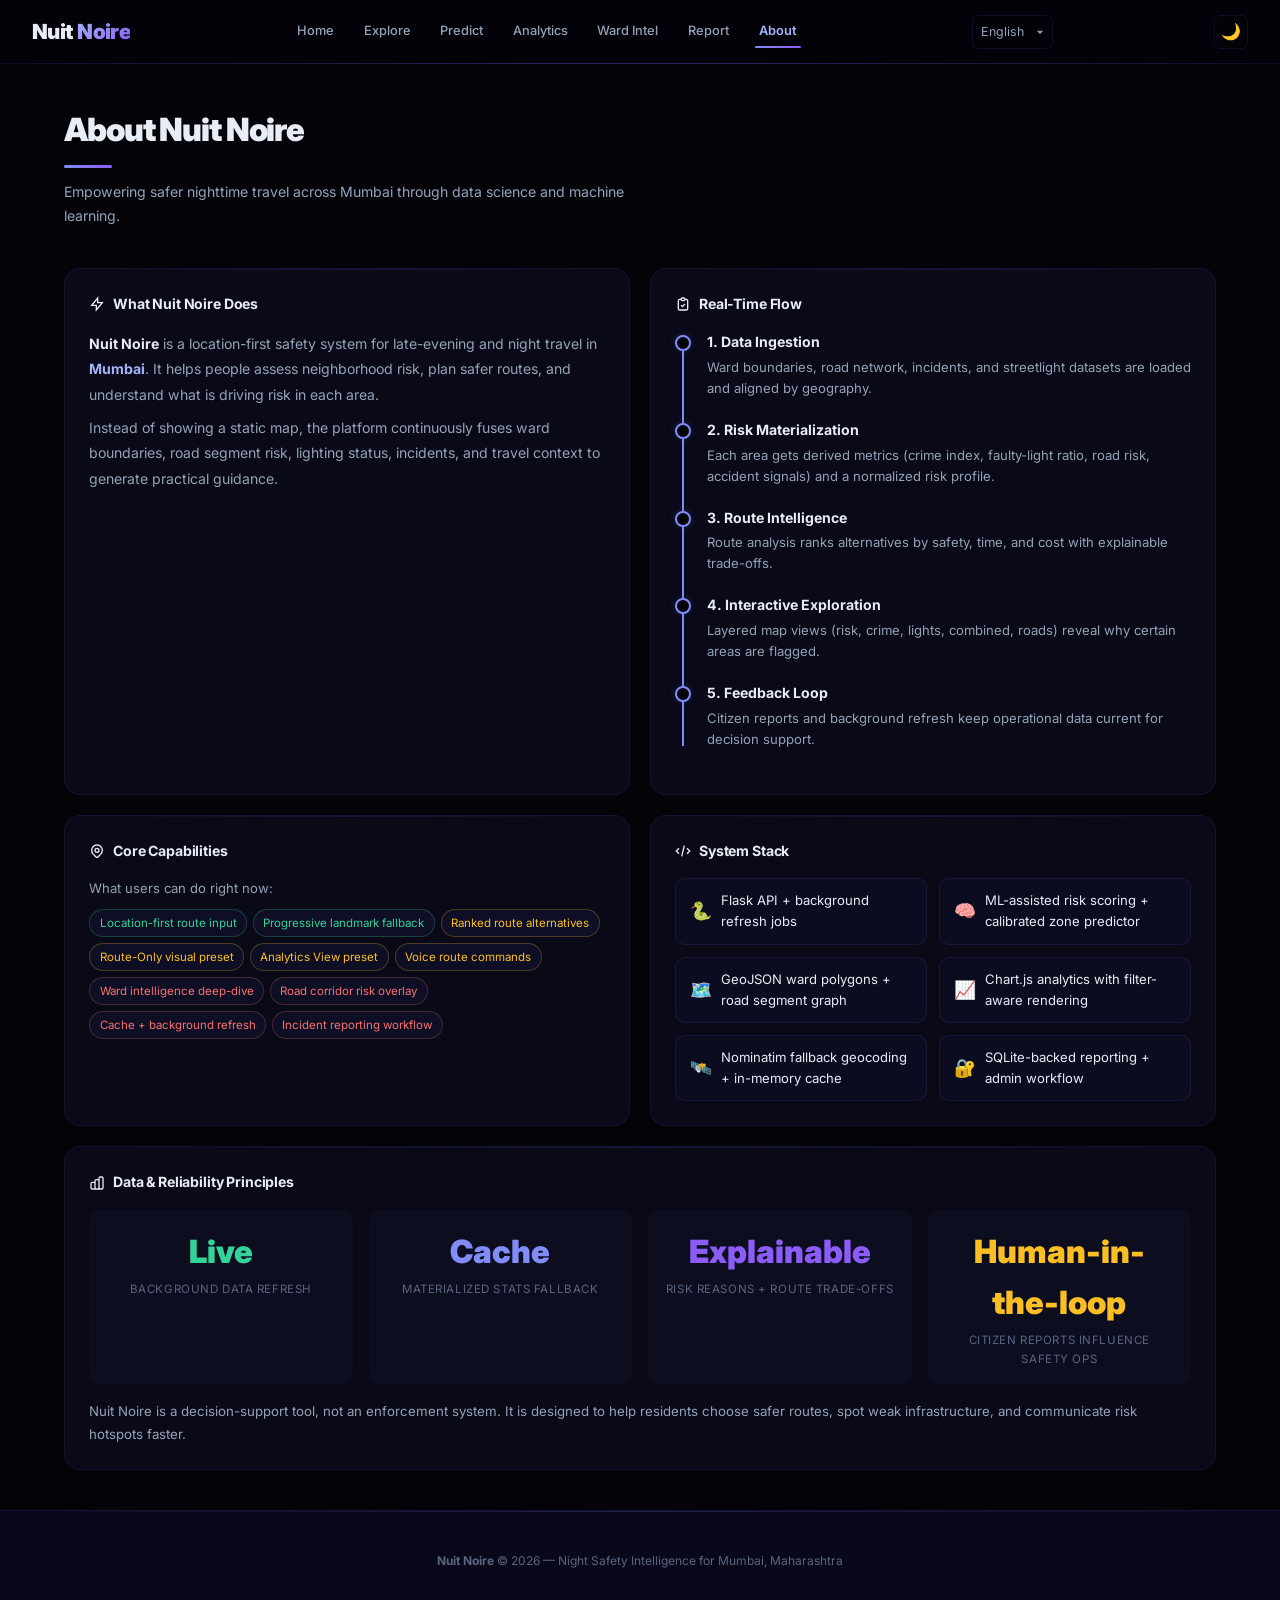
<file: templates/about.html>
<!DOCTYPE html>
<html lang="en">
<head>
  <meta charset="UTF-8">
  <meta name="viewport" content="width=device-width, initial-scale=1.0">
  <link rel="icon" type="image/svg+xml" href="/static/favicon.svg">
  <title>Nuit Noire — About</title>
  <link rel="stylesheet" href="/static/css/styles.css">
</head>
<body data-page="about">

  <!-- Navbar -->
  <nav class="navbar">
    <a href="/" class="navbar-brand">Nuit<span>Noire</span></a>
    <button class="hamburger" aria-label="Menu">
      <span></span><span></span><span></span>
    </button>
    <ul class="nav-links">
      <li><a href="/">Home</a></li>
      <li><a href="/explore">Explore</a></li>
      <li><a href="/predict">Predict</a></li>
      <li><a href="/analytics">Analytics</a></li>
      <li><a href="/ward-intelligence">Ward Intel</a></li>
      <li><a href="/report">Report</a></li>
      <li><a href="/about" class="active">About</a></li>
    </ul>
    <button class="theme-toggle" id="theme-toggle" aria-label="Toggle theme">🌙</button>
  </nav>

  <div class="page">
    <div class="container">
      <div class="section-header">
        <h1>About Nuit Noire</h1>
        <p>A live, city-aware night safety platform for Mumbai that blends geospatial data, routing intelligence, and community reporting.</p>
      </div>

      <div class="about-grid">

        <!-- Mission -->
        <div class="card reveal">
          <div class="card-title">
            <svg width="16" height="16" fill="none" stroke="currentColor" stroke-width="2" viewBox="0 0 24 24"><path d="M13 10V3L4 14h7v7l9-11h-7z"/></svg>
            What Nuit Noire Does
          </div>
          <p style="font-size:0.88rem;color:var(--text-muted);line-height:1.8">
            <strong style="color:var(--text)">Nuit Noire</strong> is a location-first safety system for late-evening and night travel in
            <strong style="color:var(--accent-bright)">Mumbai</strong>. It helps people assess neighborhood risk, plan safer routes,
            and understand what is driving risk in each area.
          </p>
          <p style="font-size:0.88rem;color:var(--text-muted);line-height:1.8;margin-top:0.5rem">
            Instead of showing a static map, the platform continuously fuses ward boundaries, road segment risk,
            lighting status, incidents, and travel context to generate practical guidance.
          </p>
        </div>

        <!-- How It Works — Timeline -->
        <div class="card reveal">
          <div class="card-title">
            <svg width="16" height="16" fill="none" stroke="currentColor" stroke-width="2" viewBox="0 0 24 24"><path d="M9 5H7a2 2 0 00-2 2v12a2 2 0 002 2h10a2 2 0 002-2V7a2 2 0 00-2-2h-2M9 5a2 2 0 002 2h2a2 2 0 002-2M9 5a2 2 0 012-2h2a2 2 0 012 2m-6 9l2 2 4-4"/></svg>
            Real-Time Flow
          </div>
          <div class="timeline">
            <div class="timeline-item">
              <h4>1. Data Ingestion</h4>
              <p>Ward boundaries, road network, incidents, and streetlight datasets are loaded and aligned by geography.</p>
            </div>
            <div class="timeline-item">
              <h4>2. Risk Materialization</h4>
              <p>Each area gets derived metrics (crime index, faulty-light ratio, road risk, accident signals) and a normalized risk profile.</p>
            </div>
            <div class="timeline-item">
              <h4>3. Route Intelligence</h4>
              <p>Route analysis ranks alternatives by safety, time, and cost with explainable trade-offs.</p>
            </div>
            <div class="timeline-item">
              <h4>4. Interactive Exploration</h4>
              <p>Layered map views (risk, crime, lights, combined, roads) reveal why certain areas are flagged.</p>
            </div>
            <div class="timeline-item">
              <h4>5. Feedback Loop</h4>
              <p>Citizen reports and background refresh keep operational data current for decision support.</p>
            </div>
          </div>
        </div>

        <!-- Platform Capabilities -->
        <div class="card reveal">
          <div class="card-title">
            <svg width="16" height="16" fill="none" stroke="currentColor" stroke-width="2" viewBox="0 0 24 24"><path d="M17.657 16.657L13.414 20.9a1.998 1.998 0 01-2.827 0l-4.244-4.243a8 8 0 1111.314 0z"/><path d="M15 11a3 3 0 11-6 0 3 3 0 016 0z"/></svg>
            Core Capabilities
          </div>
          <p style="font-size:0.82rem;color:var(--text-muted);margin-bottom:0.6rem">What users can do right now:</p>
          <div class="zone-cloud">
            <span class="zone-tag risk-low">Location-first route input</span>
            <span class="zone-tag risk-low">Progressive landmark fallback</span>
            <span class="zone-tag risk-medium">Ranked route alternatives</span>
            <span class="zone-tag risk-medium">Route-Only visual preset</span>
            <span class="zone-tag risk-medium">Analytics View preset</span>
            <span class="zone-tag risk-medium">Voice route commands</span>
            <span class="zone-tag risk-high">Ward intelligence deep-dive</span>
            <span class="zone-tag risk-high">Road corridor risk overlay</span>
            <span class="zone-tag risk-high">Cache + background refresh</span>
            <span class="zone-tag risk-high">Incident reporting workflow</span>
          </div>
        </div>

        <!-- Tech Stack -->
        <div class="card reveal">
          <div class="card-title">
            <svg width="16" height="16" fill="none" stroke="currentColor" stroke-width="2" viewBox="0 0 24 24"><path d="M10 20l4-16m4 4l4 4-4 4M6 16l-4-4 4-4"/></svg>
            System Stack
          </div>
          <div class="tech-grid">
            <div class="tech-item"><span class="tech-icon">🐍</span> Flask API + background refresh jobs</div>
            <div class="tech-item"><span class="tech-icon">🧠</span> ML-assisted risk scoring + calibrated zone predictor</div>
            <div class="tech-item"><span class="tech-icon">🗺️</span> GeoJSON ward polygons + road segment graph</div>
            <div class="tech-item"><span class="tech-icon">📈</span> Chart.js analytics with filter-aware rendering</div>
            <div class="tech-item"><span class="tech-icon">🛰️</span> Nominatim fallback geocoding + in-memory cache</div>
            <div class="tech-item"><span class="tech-icon">🔐</span> SQLite-backed reporting + admin workflow</div>
          </div>
        </div>

        <!-- Data + Governance — Full Width -->
        <div class="card reveal full-width">
          <div class="card-title">
            <svg width="16" height="16" fill="none" stroke="currentColor" stroke-width="2" viewBox="0 0 24 24"><path d="M9 19v-6a2 2 0 00-2-2H5a2 2 0 00-2 2v6a2 2 0 002 2h2a2 2 0 002-2zm0 0V9a2 2 0 012-2h2a2 2 0 012 2v10m-6 0a2 2 0 002 2h2a2 2 0 002-2m0 0V5a2 2 0 012-2h2a2 2 0 012 2v14a2 2 0 01-2 2h-2a2 2 0 01-2-2z"/></svg>
            Data & Reliability Principles
          </div>
          <div style="display:grid;grid-template-columns:repeat(auto-fit,minmax(180px,1fr));gap:1rem">
            <div style="text-align:center;padding:1rem;background:rgba(99,102,241,0.04);border-radius:var(--radius-sm)">
              <div style="font-size:2rem;font-weight:900;color:var(--success)">Live</div>
              <div style="font-size:0.72rem;color:var(--text-dim);text-transform:uppercase;letter-spacing:0.05em;margin-top:0.2rem">Background data refresh</div>
            </div>
            <div style="text-align:center;padding:1rem;background:rgba(99,102,241,0.04);border-radius:var(--radius-sm)">
              <div style="font-size:2rem;font-weight:900;color:var(--accent)">Cache</div>
              <div style="font-size:0.72rem;color:var(--text-dim);text-transform:uppercase;letter-spacing:0.05em;margin-top:0.2rem">Materialized stats fallback</div>
            </div>
            <div style="text-align:center;padding:1rem;background:rgba(99,102,241,0.04);border-radius:var(--radius-sm)">
              <div style="font-size:2rem;font-weight:900;color:var(--violet)">Explainable</div>
              <div style="font-size:0.72rem;color:var(--text-dim);text-transform:uppercase;letter-spacing:0.05em;margin-top:0.2rem">Risk reasons + route trade-offs</div>
            </div>
            <div style="text-align:center;padding:1rem;background:rgba(99,102,241,0.04);border-radius:var(--radius-sm)">
              <div style="font-size:2rem;font-weight:900;color:var(--warning)">Human-in-the-loop</div>
              <div style="font-size:0.72rem;color:var(--text-dim);text-transform:uppercase;letter-spacing:0.05em;margin-top:0.2rem">Citizen reports influence safety ops</div>
            </div>
          </div>
          <p style="font-size:0.83rem;color:var(--text-muted);line-height:1.7;margin-top:1rem">
            Nuit Noire is a decision-support tool, not an enforcement system. It is designed to help residents choose safer routes,
            spot weak infrastructure, and communicate risk hotspots faster.
          </p>
        </div>

      </div>
    </div>
  </div>

  <footer class="footer">
    <strong>Nuit Noire</strong> &copy; 2026 — Night Safety Intelligence for Mumbai, Maharashtra
  </footer>
  <script src="/static/js/dashboard.js"></script>
</body>
</html>
</file>
<file: static/css/styles.css>
/* ══════════════════════════════════════════════════════════════════════════
   Nuit Noire — Award-Winning Design System
   Mumbai Night Safety Intelligence
   ══════════════════════════════════════════════════════════════════════════ */

@import url('https://fonts.googleapis.com/css2?family=Inter:wght@400;500;600;700;800;900&display=swap');

:root {
  --bg-primary: #030308;
  --bg-secondary: #08081a;
  --bg-card: rgba(12, 12, 28, 0.8);
  --bg-card-hover: rgba(16, 16, 38, 0.9);
  --bg-input: rgba(18, 18, 42, 0.7);
  --bg-glass: rgba(12, 12, 28, 0.6);

  --border: rgba(99, 102, 241, 0.12);
  --border-hover: rgba(99, 102, 241, 0.3);
  --border-focus: rgba(139, 92, 246, 0.5);

  --accent: #818cf8;
  --accent-bright: #a5b4fc;
  --accent-dim: #6366f1;
  --accent-glow: rgba(99, 102, 241, 0.25);
  --violet: #8b5cf6;
  --violet-glow: rgba(139, 92, 246, 0.2);

  --success: #34d399;
  --success-glow: rgba(52, 211, 153, 0.15);
  --warning: #fbbf24;
  --warning-glow: rgba(251, 191, 36, 0.15);
  --danger: #f87171;
  --danger-glow: rgba(248, 113, 113, 0.15);

  --text: #e8ecf4;
  --text-muted: #94a3b8;
  --text-dim: #5a6580;

  --radius: 16px;
  --radius-sm: 10px;
  --radius-xs: 6px;
  --ease: cubic-bezier(0.4, 0, 0.2, 1);
  --ease-spring: cubic-bezier(0.34, 1.56, 0.64, 1);
  --transition: 0.3s var(--ease);
}

/* ── Light Theme ───────────────────────────────────────────────────────── */

[data-theme="light"] {
  --bg-primary: #f5f6fa;
  --bg-secondary: #ebedf5;
  --bg-card: rgba(255, 255, 255, 0.9);
  --bg-card-hover: rgba(255, 255, 255, 1);
  --bg-input: rgba(240, 242, 248, 0.9);
  --bg-glass: rgba(255, 255, 255, 0.7);

  --border: rgba(99, 102, 241, 0.15);
  --border-hover: rgba(99, 102, 241, 0.35);
  --border-focus: rgba(139, 92, 246, 0.5);

  --accent: #6366f1;
  --accent-bright: #4f46e5;
  --accent-dim: #6366f1;
  --accent-glow: rgba(99, 102, 241, 0.2);
  --violet: #7c3aed;
  --violet-glow: rgba(139, 92, 246, 0.15);

  --success: #059669;
  --success-glow: rgba(5, 150, 105, 0.1);
  --warning: #d97706;
  --warning-glow: rgba(217, 119, 6, 0.1);
  --danger: #dc2626;
  --danger-glow: rgba(220, 38, 38, 0.1);

  --text: #1e293b;
  --text-muted: #475569;
  --text-dim: #94a3b8;
}

[data-theme="light"] body {
  -webkit-font-smoothing: auto;
}

[data-theme="light"] .navbar {
  background: rgba(245, 246, 250, 0.9);
  border-bottom-color: rgba(99, 102, 241, 0.1);
}
[data-theme="light"] .navbar.scrolled {
  background: rgba(245, 246, 250, 0.98);
  box-shadow: 0 2px 16px rgba(0, 0, 0, 0.06);
}

[data-theme="light"] .toast {
  background: #fff;
  box-shadow: 0 4px 20px rgba(0, 0, 0, 0.1);
}

[data-theme="light"] .hero-glow {
  background: rgba(99, 102, 241, 0.04);
}

[data-theme="light"] ::selection {
  background: rgba(99, 102, 241, 0.2);
  color: #1e293b;
}

[data-theme="light"] ::-webkit-scrollbar-thumb {
  background: rgba(99, 102, 241, 0.25);
}

[data-theme="light"] .nav-links.open {
  background: rgba(245, 246, 250, 0.98);
}

/* Theme toggle button */
.theme-toggle {
  display: flex; align-items: center; justify-content: center;
  width: 34px; height: 34px; border-radius: var(--radius-xs);
  background: transparent; border: 1px solid var(--border);
  color: var(--text-muted); cursor: pointer;
  font-size: 1rem; transition: all var(--transition);
  margin-left: 0.5rem; flex-shrink: 0;
}
.theme-toggle:hover {
  border-color: var(--border-hover);
  color: var(--text);
  background: rgba(99, 102, 241, 0.06);
}

/* Language selector */
.lang-select {
  display: flex; align-items: center;
  height: 34px; padding: 0 0.5rem;
  background: transparent; border: 1px solid var(--border);
  border-radius: var(--radius-xs);
  color: var(--text-muted); cursor: pointer;
  font-size: 0.78rem; font-family: inherit;
  transition: all var(--transition);
  margin-left: 0.5rem; flex-shrink: 0;
  outline: none; appearance: none;
  background-image: url("data:image/svg+xml,%3Csvg xmlns='http://www.w3.org/2000/svg' width='10' height='10' fill='%2394a3b8' viewBox='0 0 16 16'%3E%3Cpath d='M8 11L3 6h10l-5 5z'/%3E%3C/svg%3E");
  background-repeat: no-repeat; background-position: right 0.4rem center;
  padding-right: 1.5rem;
}
.lang-select:hover {
  border-color: var(--border-hover);
  color: var(--text);
}
.lang-select:focus {
  border-color: var(--border-focus);
  box-shadow: 0 0 0 2px rgba(139,92,246,0.1);
}
.lang-select option {
  background: var(--bg-card);
  color: var(--text);
}

*, *::before, *::after { box-sizing: border-box; margin: 0; padding: 0; }
html { scroll-behavior: smooth; }

body {
  font-family: 'Inter', system-ui, -apple-system, sans-serif;
  background: var(--bg-primary);
  color: var(--text);
  line-height: 1.6;
  min-height: 100vh;
  -webkit-font-smoothing: antialiased;
  overflow-x: hidden;
}

a { color: var(--accent); text-decoration: none; transition: color var(--transition); }
a:hover { color: var(--accent-bright); }

::-webkit-scrollbar { width: 6px; }
::-webkit-scrollbar-track { background: transparent; }
::-webkit-scrollbar-thumb { background: rgba(99, 102, 241, 0.3); border-radius: 3px; }
::-webkit-scrollbar-thumb:hover { background: rgba(99, 102, 241, 0.5); }

::selection { background: rgba(99, 102, 241, 0.3); color: #fff; }

/* ── Navbar ────────────────────────────────────────────────────────────── */

.navbar {
  position: fixed; top: 0; left: 0; right: 0; z-index: 1000;
  display: flex; align-items: center; justify-content: space-between;
  padding: 0 2rem; height: 64px;
  background: rgba(3, 3, 8, 0.88);
  backdrop-filter: blur(24px) saturate(1.3);
  border-bottom: 1px solid var(--border);
  transition: all var(--transition);
}
.navbar::after {
  content: ''; position: absolute; bottom: -1px; left: 0; right: 0; height: 1px;
  background: linear-gradient(90deg, transparent, var(--accent-dim), transparent);
  opacity: 0.3;
}
.navbar.scrolled {
  background: rgba(3, 3, 8, 0.96);
  box-shadow: 0 4px 30px rgba(0, 0, 0, 0.3), 0 1px 0 rgba(99,102,241,0.1);
}
.navbar-brand {
  font-size: 1.3rem; font-weight: 900; color: var(--text);
  letter-spacing: -0.03em; display: flex; align-items: center; gap: 0.3rem;
}
.navbar-brand span { 
  background: linear-gradient(135deg, var(--accent-bright), var(--violet));
  -webkit-background-clip: text; -webkit-text-fill-color: transparent;
  background-clip: text;
}

.nav-links { display: flex; gap: 0.15rem; list-style: none; }
.nav-links a {
  display: block; padding: 0.5rem 0.85rem; color: var(--text-muted);
  font-size: 0.8rem; font-weight: 500; border-radius: var(--radius-xs);
  transition: all var(--transition); position: relative;
}
.nav-links a::after {
  content: ''; position: absolute; bottom: 2px; left: 50%; width: 0; height: 2px;
  background: linear-gradient(90deg, var(--accent), var(--violet));
  border-radius: 1px; transition: all 0.3s var(--ease); transform: translateX(-50%);
}
.nav-links a:hover { color: var(--text); background: rgba(99,102,241,0.04); }
.nav-links a.active { color: var(--accent-bright); font-weight: 600; }
.nav-links a.active::after { width: calc(100% - 1.2rem); }
.nav-links a:hover::after { width: calc(100% - 1.4rem); }

.hamburger {
  display: none; flex-direction: column; gap: 5px;
  cursor: pointer; background: none; border: none; padding: 6px; z-index: 1001;
}
.hamburger span {
  display: block; width: 20px; height: 2px; background: var(--text);
  border-radius: 1px; transition: all 0.3s var(--ease);
}
.hamburger.open span:nth-child(1) { transform: rotate(45deg) translate(5px, 5px); }
.hamburger.open span:nth-child(2) { opacity: 0; }
.hamburger.open span:nth-child(3) { transform: rotate(-45deg) translate(5px, -5px); }

/* ── Layout ────────────────────────────────────────────────────────────── */

.page { padding-top: 64px; min-height: 100vh; }
.container { max-width: 1200px; margin: 0 auto; padding: 2.5rem 1.5rem; }

.section-header { margin-bottom: 2.5rem; }
.section-header h1 {
  font-size: clamp(1.5rem, 3vw, 2rem); font-weight: 900; letter-spacing: -0.035em;
  color: var(--text); position: relative; display: inline-block;
}
.section-header h1::after {
  content: ''; display: block; width: 48px; height: 3px; margin-top: 0.6rem;
  background: linear-gradient(90deg, var(--accent), var(--violet));
  border-radius: 2px;
}
.section-header p { color: var(--text-muted); margin-top: 0.75rem; max-width: 600px; font-size: 0.88rem; line-height: 1.7; }

/* ── Cards ─────────────────────────────────────────────────────────────── */

.card {
  position: relative;
  background: var(--bg-card);
  border: 1px solid var(--border);
  border-radius: var(--radius);
  padding: 1.5rem;
  backdrop-filter: blur(12px);
  transition: all 0.25s var(--ease);
  overflow: hidden;
}
.card::before {
  content: ''; position: absolute; top: 0; left: 0; right: 0; height: 1px;
  background: linear-gradient(90deg, transparent, var(--border-hover), transparent);
  opacity: 0.5;
}
.card:hover {
  border-color: var(--border-hover);
  background: var(--bg-card-hover);
  transform: translateY(-1px);
  box-shadow: 0 8px 32px rgba(99, 102, 241, 0.06);
}
.card:hover::before { opacity: 1; }

.card-title {
  font-size: 0.88rem; font-weight: 700; margin-bottom: 1rem;
  display: flex; align-items: center; gap: 0.5rem;
  color: var(--text);
  letter-spacing: -0.01em;
}

/* ── Buttons ───────────────────────────────────────────────────────────── */

.btn {
  display: inline-flex; align-items: center; justify-content: center; gap: 0.5rem;
  padding: 0.65rem 1.4rem; font-size: 0.85rem; font-weight: 600;
  border-radius: var(--radius-sm); border: none; cursor: pointer;
  transition: all var(--transition); font-family: inherit;
  position: relative; overflow: hidden;
}
.btn::after {
  content: ''; position: absolute; inset: 0;
  background: rgba(255,255,255,0.05);
  opacity: 0; transition: opacity 0.3s;
}
.btn:hover::after { opacity: 1; }

.btn-primary {
  background: linear-gradient(135deg, var(--accent-dim), var(--violet));
  color: #fff;
  box-shadow: 0 2px 12px var(--accent-glow);
}
.btn-primary:hover {
  box-shadow: 0 6px 28px var(--accent-glow);
  transform: translateY(-1px);
  filter: brightness(1.08);
}

.btn-outline {
  background: transparent; color: var(--accent);
  border: 1px solid rgba(99,102,241,0.25);
}
.btn-outline:hover { background: rgba(99,102,241,0.06); border-color: var(--accent); }

.btn-ghost { background: transparent; color: var(--text-muted); padding: 0.4rem 0.7rem; }
.btn-ghost:hover { color: var(--text); background: rgba(99,102,241,0.04); }

.btn-sm { padding: 0.4rem 0.8rem; font-size: 0.78rem; }
.btn-block { width: 100%; }

.btn:disabled {
  opacity: 0.5; cursor: not-allowed; transform: none !important;
  box-shadow: none !important;
}

/* ── Forms ─────────────────────────────────────────────────────────────── */

.form-group { margin-bottom: 1.1rem; }
.form-label {
  display: block; font-size: 0.72rem; font-weight: 600; color: var(--text-muted);
  margin-bottom: 0.4rem; text-transform: uppercase; letter-spacing: 0.06em;
}
.form-control {
  width: 100%; padding: 0.6rem 0.85rem;
  background: var(--bg-input); border: 1px solid var(--border);
  border-radius: var(--radius-sm); color: var(--text);
  font-size: 0.875rem; font-family: inherit;
  transition: all var(--transition); outline: none;
}
.form-control:focus {
  border-color: var(--border-focus);
  box-shadow: 0 0 0 3px rgba(139,92,246,0.1);
  background: rgba(20, 20, 50, 0.8);
}
.form-control::placeholder { color: var(--text-dim); }

select.form-control {
  appearance: none;
  background-image: url("data:image/svg+xml,%3Csvg xmlns='http://www.w3.org/2000/svg' width='12' height='12' fill='%2394a3b8' viewBox='0 0 16 16'%3E%3Cpath d='M8 11L3 6h10l-5 5z'/%3E%3C/svg%3E");
  background-repeat: no-repeat; background-position: right 0.8rem center; padding-right: 2.5rem;
}
textarea.form-control { resize: vertical; min-height: 80px; }

.form-row { display: grid; grid-template-columns: 1fr 1fr; gap: 0.8rem; }

/* ── Range Sliders ─────────────────────────────────────────────────────── */

input[type="range"] {
  -webkit-appearance: none; appearance: none; width: 100%; height: 6px;
  background: var(--bg-input); border-radius: 3px;
  border: 1px solid var(--border); outline: none;
  margin: 0.4rem 0; cursor: pointer;
}
input[type="range"]::-webkit-slider-thumb {
  -webkit-appearance: none; width: 18px; height: 18px;
  background: var(--accent);
  border-radius: 50%; border: 2px solid var(--bg-primary);
  box-shadow: 0 0 8px var(--accent-glow);
  cursor: pointer; transition: all 0.15s;
}
input[type="range"]::-webkit-slider-thumb:hover {
  transform: scale(1.2);
  box-shadow: 0 0 16px var(--accent-glow);
}
input[type="range"]:active::-webkit-slider-thumb {
  transform: scale(0.95);
}

.range-row {
  display: flex; align-items: center; gap: 0.6rem;
}
.range-value {
  min-width: 2.8rem; text-align: center;
  font-weight: 700; color: var(--accent);
  font-size: 0.88rem; font-variant-numeric: tabular-nums;
}
.range-labels {
  display: flex; justify-content: space-between;
  font-size: 0.66rem; color: var(--text-dim); margin-top: 0.15rem;
}

/* ── Badges ────────────────────────────────────────────────────────────── */

.badge {
  display: inline-flex; align-items: center; gap: 0.3rem;
  padding: 0.22rem 0.7rem; font-size: 0.7rem;
  font-weight: 700; text-transform: uppercase; letter-spacing: 0.05em;
  border-radius: 100px;
}
.badge::before {
  content: ''; width: 6px; height: 6px; border-radius: 50%;
}
.badge-low     { background: var(--success-glow); color: var(--success); border: 1px solid rgba(52,211,153,0.25); }
.badge-low::before { background: var(--success); }
.badge-medium  { background: var(--warning-glow); color: var(--warning); border: 1px solid rgba(251,191,36,0.25); }
.badge-medium::before { background: var(--warning); }
.badge-high    { background: var(--danger-glow); color: var(--danger); border: 1px solid rgba(248,113,113,0.25); }
.badge-high::before { background: var(--danger); }

.badge-pending       { background: rgba(99,102,241,0.12); color: var(--accent); border: 1px solid rgba(99,102,241,0.25); }
.badge-pending::before { background: var(--accent); }
.badge-investigating { background: var(--warning-glow); color: var(--warning); border: 1px solid rgba(251,191,36,0.25); }
.badge-investigating::before { background: var(--warning); }
.badge-resolved      { background: var(--success-glow); color: var(--success); border: 1px solid rgba(52,211,153,0.25); }
.badge-resolved::before { background: var(--success); }

/* ── Tables ────────────────────────────────────────────────────────────── */

.table-wrapper { overflow-x: auto; margin-top: 1rem; }
table { width: 100%; border-collapse: collapse; font-size: 0.82rem; }
thead th {
  text-align: left; padding: 0.7rem 0.9rem; color: var(--text-dim);
  font-weight: 600; font-size: 0.7rem; text-transform: uppercase;
  letter-spacing: 0.06em; border-bottom: 1px solid var(--border);
}
tbody td { padding: 0.7rem 0.9rem; border-bottom: 1px solid rgba(99,102,241,0.05); }
tbody tr { transition: background var(--transition); }
tbody tr:hover { background: rgba(99,102,241,0.04); }

/* ── Map ───────────────────────────────────────────────────────────────── */

.map-container {
  width: 100%; height: 500px; border-radius: var(--radius);
  overflow: hidden; border: 1px solid var(--border);
}
.map-full { height: 100%; border-radius: 0; border: none; }

/* ── Toast System ──────────────────────────────────────────────────────── */

.toast-container {
  position: fixed; top: 80px; right: 1rem; z-index: 9999;
  display: flex; flex-direction: column; gap: 0.5rem; pointer-events: none;
}
.toast {
  pointer-events: auto;
  padding: 0.75rem 1rem; border-radius: var(--radius-sm);
  font-size: 0.82rem; font-weight: 500;
  background: var(--bg-card); border: 1px solid var(--border);
  backdrop-filter: blur(16px); box-shadow: 0 8px 32px rgba(0,0,0,0.4);
  display: flex; align-items: center; gap: 0.5rem;
  animation: toastIn 0.4s var(--ease-spring);
  max-width: 360px;
}
.toast.out { animation: toastOut 0.3s var(--ease) forwards; }
.toast-success { border-color: rgba(52,211,153,0.3); }
.toast-success .toast-icon { color: var(--success); }
.toast-error { border-color: rgba(248,113,113,0.3); }
.toast-error .toast-icon { color: var(--danger); }
.toast-info { border-color: rgba(99,102,241,0.3); }
.toast-info .toast-icon { color: var(--accent); }

/* ══════════════════════════════════════════════════════════════════════════
   HERO SECTION
   ══════════════════════════════════════════════════════════════════════════ */

.hero {
  position: relative; display: flex; flex-direction: column;
  align-items: center; justify-content: center; text-align: center;
  min-height: calc(100vh - 64px); padding: 3rem 1.5rem; overflow: hidden;
}

/* Animated grid background */
.hero-bg {
  position: absolute; inset: 0; overflow: hidden; pointer-events: none;
}
.hero-bg canvas { width: 100%; height: 100%; }

.hero-glow {
  position: absolute; top: -20%; left: 50%; transform: translateX(-50%);
  width: 800px; height: 800px;
  background: rgba(99,102,241,0.06);
  border-radius: 50%; filter: blur(120px);
  pointer-events: none; animation: heroGlow 8s ease-in-out infinite;
}

.hero-content { position: relative; z-index: 2; }

.hero h1 {
  font-size: clamp(2rem, 5vw, 3.5rem); font-weight: 900;
  letter-spacing: -0.04em; line-height: 1.08; max-width: 750px; margin-bottom: 1.25rem;
}
.hero h1 .accent-text {
  background: linear-gradient(135deg, var(--accent-bright), var(--violet), var(--accent));
  -webkit-background-clip: text; -webkit-text-fill-color: transparent;
  background-clip: text;
}
.hero .subtitle {
  color: var(--text-muted); font-size: 1.02rem; max-width: 500px; margin: 0 auto 2.5rem;
  line-height: 1.75;
}
.hero-actions { display: flex; gap: 0.6rem; flex-wrap: wrap; justify-content: center; }

/* ── Features Section ──────────────────────────────────────────────────── */

.features-section { padding: 5rem 1.5rem; background: var(--bg-secondary); position: relative; }
.features-section::before {
  content: ''; position: absolute; top: 0; left: 0; right: 0; height: 1px;
  background: var(--border);
}

.section-title {
  text-align: center; margin-bottom: 3rem;
}
.section-title h2 {
  font-size: clamp(1.3rem, 2.5vw, 1.7rem); font-weight: 800; letter-spacing: -0.02em;
}
.section-title p { color: var(--text-muted); margin-top: 0.4rem; font-size: 0.9rem; }

.features-grid {
  display: grid; grid-template-columns: repeat(auto-fit, minmax(260px, 1fr));
  gap: 1.25rem; max-width: 1200px; margin: 0 auto;
}
.feature-card {
  padding: 2rem 1.5rem; background: var(--bg-card); border: 1px solid var(--border);
  border-radius: var(--radius); text-align: left;
  transition: all 0.4s var(--ease); position: relative; overflow: hidden;
}
.feature-card::after {
  content: ''; position: absolute; inset: 0;
  background: rgba(99,102,241,0.04);
  opacity: 0; transition: opacity 0.4s;
}
.feature-card:hover {
  transform: translateY(-4px); border-color: var(--border-hover);
  box-shadow: 0 12px 40px rgba(99, 102, 241, 0.08);
}
.feature-card:hover::after { opacity: 1; }

.feature-icon {
  width: 44px; height: 44px; border-radius: 12px;
  background: rgba(99,102,241,0.1);
  display: flex; align-items: center; justify-content: center;
  font-size: 1.3rem; margin-bottom: 1rem;
  border: 1px solid rgba(99,102,241,0.15);
}
.feature-card h3 { font-size: 0.95rem; font-weight: 700; margin-bottom: 0.45rem; position: relative; z-index: 1; }
.feature-card p { font-size: 0.82rem; color: var(--text-muted); line-height: 1.6; position: relative; z-index: 1; }

/* ── Stats Section ─────────────────────────────────────────────────────── */

.stats-section {
  padding: 3.5rem 1.5rem; position: relative;
}
.stats-row {
  display: grid; grid-template-columns: repeat(4, 1fr);
  gap: 1.25rem; max-width: 900px; margin: 0 auto;
}
.stat-item {
  text-align: center; padding: 1.5rem; background: var(--bg-card);
  border: 1px solid var(--border); border-radius: var(--radius);
  transition: all var(--transition);
}
.stat-item:hover { border-color: var(--border-hover); transform: translateY(-2px); }
.stat-value {
  font-size: 2.25rem; font-weight: 900; line-height: 1;
  color: var(--accent);
}
.stat-label { font-size: 0.74rem; color: var(--text-dim); margin-top: 0.35rem; font-weight: 500; text-transform: uppercase; letter-spacing: 0.05em; }

/* ══════════════════════════════════════════════════════════════════════════
   HOME — CITY NIGHT SAFETY STATUS
   ══════════════════════════════════════════════════════════════════════════ */

.home-status-section {
  background: var(--bg-secondary);
  position: relative;
  padding-bottom: 2rem;
}
.home-status-section::before {
  content: ''; position: absolute; top: 0; left: 0; right: 0; height: 1px;
  background: var(--border);
}

/* ── Summary Cards Grid ────────────────────────────────────────────────── */

.home-summary-grid {
  display: grid;
  grid-template-columns: repeat(3, 1fr);
  gap: 0.85rem;
  margin-bottom: 2rem;
}

.home-summary-card {
  display: flex;
  align-items: flex-start;
  gap: 1rem;
  padding: 1.25rem;
  background: var(--bg-card);
  border: 1px solid var(--border);
  border-radius: var(--radius);
  backdrop-filter: blur(12px);
  transition: all 0.35s var(--ease);
  position: relative;
  overflow: hidden;
}
.home-summary-card::before {
  content: ''; position: absolute; top: 0; left: 0; right: 0; height: 2px;
  opacity: 0;  transition: opacity 0.3s;
}
.home-summary-card:hover {
  border-color: var(--border-hover);
  transform: translateY(-3px);
  box-shadow: 0 12px 36px rgba(99, 102, 241, 0.08);
}
.home-summary-card:hover::before { opacity: 1; }

#hsc-high-risk::before, #hsc-dangerous::before { background: var(--danger); }
#hsc-faulty-lights::before { background: var(--warning); }
#hsc-incidents::before, #hsc-avg-score::before { background: var(--accent); }
#hsc-safest::before { background: var(--success); }

/* Card Icon */
.hsc-icon {
  width: 48px;
  height: 48px;
  border-radius: 14px;
  display: flex;
  align-items: center;
  justify-content: center;
  flex-shrink: 0;
  transition: transform 0.3s var(--ease);
}
.home-summary-card:hover .hsc-icon { transform: scale(1.08); }

.hsc-icon-danger  { background: rgba(248, 113, 113, 0.12); color: var(--danger); }
.hsc-icon-warning { background: rgba(251, 191, 36, 0.12);  color: var(--warning); }
.hsc-icon-accent  { background: rgba(99, 102, 241, 0.12);  color: var(--accent); }
.hsc-icon-success { background: rgba(52, 211, 153, 0.12);  color: var(--success); }

/* Card Body */
.hsc-body { flex: 1; min-width: 0; }
.hsc-value {
  font-size: 1.75rem;
  font-weight: 900;
  line-height: 1.1;
  color: var(--text);
  font-variant-numeric: tabular-nums;
  margin-bottom: 0.15rem;
}
.hsc-value-sm {
  font-size: 1rem;
  font-weight: 800;
  overflow: hidden;
  text-overflow: ellipsis;
  white-space: nowrap;
}
.hsc-label {
  font-size: 0.68rem;
  font-weight: 600;
  text-transform: uppercase;
  letter-spacing: 0.05em;
  color: var(--text-dim);
  margin-bottom: 0.25rem;
}
.hsc-trend {
  font-size: 0.72rem;
  font-weight: 600;
  line-height: 1.3;
  overflow: hidden;
  text-overflow: ellipsis;
  white-space: nowrap;
}
.hsc-sub {
  font-size: 0.72rem;
  color: var(--text-muted);
  line-height: 1.4;
}

/* ── Home Live Map ─────────────────────────────────────────────────────── */

.home-map-section {
  margin-top: 0.5rem;
}
.home-map-header {
  display: flex;
  align-items: flex-end;
  justify-content: space-between;
  margin-bottom: 1rem;
  flex-wrap: wrap;
  gap: 0.75rem;
}
.home-map-title {
  display: flex;
  align-items: center;
  gap: 0.5rem;
  font-size: 1.1rem;
  font-weight: 800;
  letter-spacing: -0.02em;
}
.home-map-desc {
  font-size: 0.82rem;
  color: var(--text-muted);
  margin-top: 0.2rem;
}

.home-map-container {
  position: relative;
  border-radius: var(--radius);
  overflow: hidden;
  border: 1px solid var(--border);
  box-shadow: 0 8px 32px rgba(0, 0, 0, 0.3);
}

.home-risk-map {
  width: 100%;
  height: 450px;
}

/* Floating legend */
.home-map-legend {
  position: absolute;
  bottom: 0.75rem;
  left: 0.75rem;
  z-index: 800;
  display: flex;
  gap: 0.75rem;
  padding: 0.45rem 0.85rem;
  background: var(--bg-card);
  border: 1px solid var(--border);
  border-radius: 100px;
  backdrop-filter: blur(16px);
  box-shadow: 0 4px 16px rgba(0, 0, 0, 0.3);
  font-size: 0.72rem;
  font-weight: 600;
  color: var(--text-muted);
}
.hml-item {
  display: flex;
  align-items: center;
  gap: 0.35rem;
  white-space: nowrap;
}
.hml-dot {
  width: 8px;
  height: 8px;
  border-radius: 50%;
  flex-shrink: 0;
}

/* Home zone popup overrides */
.home-zone-popup .leaflet-popup-content-wrapper {
  background: var(--bg-card);
  border: 1px solid var(--border);
  border-radius: var(--radius-sm);
  box-shadow: 0 8px 32px rgba(0, 0, 0, 0.3);
}
.home-zone-popup .leaflet-popup-tip {
  background: var(--bg-card);
  border: 1px solid var(--border);
}

/* ══════════════════════════════════════════════════════════════════════════
   EXPLORE PAGE
   ══════════════════════════════════════════════════════════════════════════ */

.explore-wrapper {
  height: calc(100vh - 64px); position: relative; overflow: hidden;
}
.explore-map { width: 100%; height: 100%; }

.explore-panel {
  position: absolute; top: 0.75rem; left: 0.75rem;
  width: 370px; max-height: calc(100vh - 64px - 1.5rem);
  overflow-y: auto; z-index: 900;
  display: flex; flex-direction: column; gap: 0.6rem;
}
.explore-panel .card {
  box-shadow: 0 8px 32px rgba(0,0,0,0.5);
  border: 1px solid rgba(99,102,241,0.15);
}
.explore-panel::-webkit-scrollbar { width: 3px; }
.explore-panel::-webkit-scrollbar-thumb { background: var(--accent-dim); border-radius: 2px; }

/* ── Collapsible Cards ─────────────────────────────────────────────────── */

.card-toggle {
  cursor: pointer; user-select: none;
  justify-content: flex-start;
}
.card-toggle:hover { color: var(--accent); }
.collapse-arrow {
  margin-left: auto; flex-shrink: 0;
  transition: transform 0.3s var(--ease);
  color: var(--text-dim);
}
.collapsible.collapsed .collapse-arrow {
  transform: rotate(-90deg);
}
.card-body {
  overflow-y: auto;
  max-height: 55vh;
  transition: max-height 0.35s var(--ease), opacity 0.25s var(--ease), margin 0.3s var(--ease);
  opacity: 1;
  -webkit-overflow-scrolling: touch;
}
.card-body::-webkit-scrollbar { width: 3px; }
.card-body::-webkit-scrollbar-thumb { background: var(--accent-dim); border-radius: 2px; }
.collapsible.collapsed .card-body {
  max-height: 0;
  opacity: 0;
  margin: 0;
  overflow: hidden;
}

/* Click instruction */
.map-instruction {
  position: absolute; top: 0.75rem; left: 50%; transform: translateX(-50%);
  z-index: 800; padding: 0.5rem 1rem;
  background: var(--bg-card); border: 1px solid var(--accent-dim);
  border-radius: 100px; font-size: 0.78rem; font-weight: 500;
  backdrop-filter: blur(12px); box-shadow: 0 4px 16px rgba(0,0,0,0.4);
  color: var(--accent-bright); display: flex; align-items: center; gap: 0.4rem;
  animation: float 3s ease-in-out infinite;
  pointer-events: none; white-space: nowrap;
}
.map-instruction .pulse-dot {
  width: 8px; height: 8px; border-radius: 50%; background: var(--accent);
  animation: pulseDot 1.5s ease-in-out infinite;
}

/* Route result */
.route-result { display: none; }
.route-result.visible { display: block; animation: slideUp 0.4s var(--ease-spring); }

.result-header {
  display: flex; align-items: center; gap: 0.75rem;
  padding-bottom: 0.75rem; margin-bottom: 0.75rem;
  border-bottom: 1px solid var(--border);
}
.result-score { font-size: 1.6rem; font-weight: 900; line-height: 1; }
.result-score.low { color: var(--success); }
.result-score.medium { color: var(--warning); }
.result-score.high { color: var(--danger); }

.reasons-list { list-style: none; margin-top: 0.5rem; }
.reasons-list li {
  padding: 0.35rem 0 0.35rem 1.5rem; position: relative;
  font-size: 0.8rem; color: var(--text-muted); line-height: 1.5;
}
.reasons-list li::before {
  content: ''; position: absolute; left: 0; top: 0.55rem;
  width: 8px; height: 8px; border-radius: 50%;
  background: var(--warning); opacity: 0.7;
}

.feature-tags { display: flex; flex-wrap: wrap; gap: 0.3rem; margin-top: 0.6rem; }
.feature-tag {
  font-size: 0.68rem; padding: 0.2rem 0.55rem;
  background: rgba(99,102,241,0.08); border: 1px solid rgba(99,102,241,0.12);
  border-radius: 100px; color: var(--text-muted);
}

.route-legend {
  display: flex; gap: 1rem; font-size: 0.72rem; color: var(--text-dim);
  margin-top: 0.6rem; padding-top: 0.5rem; border-top: 1px solid var(--border);
}
.route-legend span { display: flex; align-items: center; gap: 0.3rem; }
.legend-line { width: 18px; height: 3px; border-radius: 2px; }

/* Zone legend card */
.zone-legend-card {
  padding: 0.75rem 1rem !important;
}
.legend-grid {
  display: flex; flex-direction: column; gap: 0.25rem; margin-top: 0.3rem;
}
.legend-item { display: flex; align-items: center; gap: 0.5rem; font-size: 0.78rem; }
.legend-dot { width: 10px; height: 10px; border-radius: 50%; flex-shrink: 0; }

/* ══════════════════════════════════════════════════════════════════════════
   PREDICT PAGE
   ══════════════════════════════════════════════════════════════════════════ */

.predict-layout {
  display: grid; grid-template-columns: 400px 1fr;
  gap: 2rem; align-items: start;
}

.predict-result-card {
  display: flex; align-items: center; justify-content: center;
  min-height: 400px; position: relative;
}

/* Animated gauage */
.gauge-wrap {
  text-align: center; width: 100%;
  animation: fadeScale 0.4s var(--ease-spring);
}
.gauge-canvas-container {
  position: relative; width: 220px; height: 220px; margin: 0 auto 1.25rem;
}
.gauge-canvas-container canvas { width: 100%; height: 100%; }
.gauge-center {
  position: absolute; top: 50%; left: 50%; transform: translate(-50%, -50%);
  text-align: center;
}
.gauge-score {
  font-size: 2.5rem; font-weight: 900; line-height: 1;
  font-variant-numeric: tabular-nums;
}
.gauge-score.low { color: var(--success); }
.gauge-score.medium { color: var(--warning); }
.gauge-score.high { color: var(--danger); }
.gauge-label { font-size: 0.72rem; color: var(--text-dim); margin-top: 0.2rem; }

.predict-reasons-wrap {
  max-width: 300px; margin: 0 auto;
  text-align: left;
}
.predict-reasons-wrap .reasons-list li {
  animation: reasonReveal 0.3s var(--ease) both;
}

.feature-bars { margin-top: 1rem; display: flex; flex-direction: column; gap: 0.4rem; }
.feature-bar-item {
  display: flex; align-items: center; gap: 0.5rem; font-size: 0.72rem;
}
.feature-bar-label { width: 80px; color: var(--text-dim); text-align: right; flex-shrink: 0; }
.feature-bar-track {
  flex: 1; height: 4px; background: rgba(99,102,241,0.1);
  border-radius: 2px; overflow: hidden;
}
.feature-bar-fill {
  height: 100%; border-radius: 2px;
  background: var(--accent);
  transition: width 0.6s var(--ease);
}

.placeholder-content { text-align: center; color: var(--text-dim); }
.placeholder-content .placeholder-icon { font-size: 3rem; margin-bottom: 1rem; opacity: 0.3; }
.placeholder-content p { font-size: 0.88rem; }

/* ══════════════════════════════════════════════════════════════════════════
   ANALYTICS DASHBOARD
   ══════════════════════════════════════════════════════════════════════════ */

/* ── Dashboard Container ───────────────────────────────────────────────── */

.dash-container {
  max-width: 1600px; margin: 0 auto;
  padding: 1.25rem 1.25rem 2rem;
}

.dash-header {
  display: flex; align-items: flex-end; justify-content: space-between;
  margin-bottom: 1.25rem; flex-wrap: wrap; gap: 1rem;
}

.dash-title {
  font-size: 1.4rem; font-weight: 800; letter-spacing: -0.03em;
  color: var(--text);
}
.dash-subtitle {
  font-size: 0.78rem; color: var(--text-dim); margin-top: 0.2rem;
}

.dash-filters {
  display: flex; gap: 0.75rem; align-items: flex-end;
}

.analytics-filter-status {
  margin-bottom: 0.9rem;
  font-size: 0.72rem;
  color: var(--text-muted);
  border: 1px solid var(--border);
  background: rgba(99, 102, 241, 0.06);
  border-radius: var(--radius-xs);
  padding: 0.35rem 0.55rem;
  display: inline-flex;
  align-items: center;
  gap: 0.35rem;
}

#analytics-reset-filters {
  margin-bottom: 1px;
}
.dash-filter-group label {
  display: block; font-size: 0.62rem; font-weight: 600; text-transform: uppercase;
  letter-spacing: 0.06em; color: var(--text-dim); margin-bottom: 0.25rem;
}
.dash-filter-select {
  background: var(--bg-card); border: 1px solid var(--border);
  color: var(--text); font-size: 0.78rem; padding: 0.4rem 2rem 0.4rem 0.65rem;
  border-radius: var(--radius-xs); font-family: inherit; outline: none;
  appearance: none; cursor: pointer;
  background-image: url("data:image/svg+xml,%3Csvg xmlns='http://www.w3.org/2000/svg' width='10' height='10' fill='%2394a3b8' viewBox='0 0 16 16'%3E%3Cpath d='M8 11L3 6h10l-5 5z'/%3E%3C/svg%3E");
  background-repeat: no-repeat; background-position: right 0.6rem center;
  transition: all var(--transition);
}
.dash-filter-select:focus {
  border-color: var(--border-focus);
  box-shadow: 0 0 0 2px rgba(139,92,246,0.1);
}

/* ── KPI Row ───────────────────────────────────────────────────────────── */

.kpi-row {
  display: grid;
  grid-template-columns: repeat(6, 1fr);
  gap: 0.75rem;
  margin-bottom: 1.25rem;
}

.kpi-card {
  background: var(--bg-card);
  border: 1px solid var(--border);
  border-radius: var(--radius-sm);
  padding: 0.85rem 0.9rem 0.65rem;
  position: relative; overflow: hidden;
  animation: slideUp 0.4s var(--ease) both;
  transition: all var(--transition);
}
.kpi-card:hover {
  border-color: var(--border-hover);
  transform: translateY(-2px);
  box-shadow: 0 6px 24px rgba(0,0,0,0.2);
}
.kpi-card::before {
  content: ''; position: absolute; top: 0; left: 0; right: 0; height: 2px;
}
.kpi-accent::before  { background: var(--accent); }
.kpi-danger::before  { background: #ef4444; }
.kpi-warning::before { background: #f59e0b; }
.kpi-success::before { background: #10b981; }

.kpi-top {
  display: flex; align-items: center; justify-content: space-between;
  margin-bottom: 0.4rem;
}
.kpi-icon { font-size: 1rem; }
.kpi-change {
  font-size: 0.6rem; font-weight: 600; letter-spacing: 0.03em;
  padding: 0.12rem 0.4rem; border-radius: 100px;
}
.kpi-change.up          { background: rgba(52,211,153,0.12); color: var(--success); }
.kpi-change.down-good   { background: rgba(52,211,153,0.12); color: var(--success); }
.kpi-change.down-bad    { background: rgba(248,113,113,0.12); color: var(--danger); }
.kpi-change.neutral     { background: rgba(99,102,241,0.1); color: var(--text-dim); }

.kpi-value {
  font-size: 1.15rem; font-weight: 800; line-height: 1.1;
  margin-bottom: 0.15rem; color: var(--text);
  white-space: nowrap; overflow: hidden; text-overflow: ellipsis;
}
.kpi-label {
  font-size: 0.62rem; color: var(--text-dim); text-transform: uppercase;
  letter-spacing: 0.05em; font-weight: 600;
}
.kpi-spark {
  display: block; width: 100%; height: 32px; margin-top: 0.4rem;
}

/* ── Dashboard 3-Column Grid ───────────────────────────────────────────── */

.dash-grid {
  display: grid;
  grid-template-columns: 250px 1fr 280px;
  gap: 0.75rem;
  align-items: start;
}

.dash-col-left, .dash-col-center, .dash-col-right {
  display: flex; flex-direction: column; gap: 0.75rem;
}

/* ── Dashboard Cards ───────────────────────────────────────────────────── */

.dash-card {
  background: var(--bg-card);
  border: 1px solid var(--border);
  border-radius: var(--radius-sm);
  padding: 1rem;
  transition: all var(--transition);
  position: relative; overflow: hidden;
}
.dash-card:hover {
  border-color: var(--border-hover);
}

.dash-card-header {
  display: flex; align-items: center; justify-content: space-between;
  margin-bottom: 0.75rem;
}
.dash-card-header h3 {
  font-size: 0.78rem; font-weight: 700; color: var(--text);
}

.dash-card-badge {
  font-size: 0.58rem; font-weight: 600; text-transform: uppercase;
  letter-spacing: 0.04em; padding: 0.15rem 0.45rem;
  border-radius: 100px; background: rgba(99,102,241,0.1);
  color: var(--accent); border: 1px solid rgba(99,102,241,0.2);
}
.dash-card-badge.badge-danger {
  background: rgba(248,113,113,0.1); color: var(--danger);
  border-color: rgba(248,113,113,0.2);
}

/* ── Donut Chart Styling ───────────────────────────────────────────────── */

.donut-wrap {
  position: relative; width: 180px; height: 180px;
  margin: 0 auto 0.75rem;
}
.donut-wrap canvas { width: 100% !important; height: 100% !important; }

.donut-center {
  position: absolute; top: 50%; left: 50%; transform: translate(-50%, -50%);
  text-align: center; pointer-events: none;
}
.donut-value {
  display: block; font-size: 1.4rem; font-weight: 800; color: var(--text);
  line-height: 1;
}
.donut-label {
  display: block; font-size: 0.62rem; color: var(--text-dim);
  text-transform: uppercase; letter-spacing: 0.05em; margin-top: 0.1rem;
}

.donut-legend {
  display: flex; flex-direction: column; gap: 0.3rem;
}
.donut-legend-item {
  display: flex; align-items: center; gap: 0.4rem;
  font-size: 0.72rem;
}
.donut-legend-dot {
  width: 8px; height: 8px; border-radius: 50%; flex-shrink: 0;
}
.donut-legend-label {
  flex: 1; color: var(--text-muted);
}
.donut-legend-value {
  font-weight: 700; color: var(--text);
  font-variant-numeric: tabular-nums;
}

/* ── Chart Containers ──────────────────────────────────────────────────── */

.chart-container-lg {
  position: relative; height: 240px;
}
.chart-container-lg canvas { width: 100% !important; height: 100% !important; }

.chart-container-sm {
  position: relative; height: 180px;
}
.chart-container-sm canvas { width: 100% !important; height: 100% !important; }

.dash-chart-row {
  display: grid; grid-template-columns: 1fr 1fr; gap: 0.75rem;
}

/* ── Mini Map ──────────────────────────────────────────────────────────── */

.dash-card-map { padding-bottom: 0.5rem; }
.dash-mini-map {
  width: 100%; height: 200px;
  border-radius: var(--radius-xs);
  overflow: hidden; border: 1px solid var(--border);
}
.map-legend-row {
  display: flex; justify-content: center; gap: 0.8rem;
  margin-top: 0.5rem; font-size: 0.66rem; color: var(--text-dim);
}
.map-legend-row span { display: flex; align-items: center; gap: 0.3rem; }
.legend-dot-sm { width: 7px; height: 7px; border-radius: 50%; }

/* ── Zone Rankings (compact) ───────────────────────────────────────────── */

.zone-rank-list {
  display: flex; flex-direction: column; gap: 0.35rem;
  max-height: 360px; overflow-y: auto;
}
.zone-rank-list::-webkit-scrollbar { width: 3px; }
.zone-rank-list::-webkit-scrollbar-thumb { background: var(--accent-dim); border-radius: 2px; }

.zone-rank-row {
  display: flex; align-items: center; gap: 0.4rem;
  padding: 0.3rem 0; font-size: 0.74rem;
}
.zone-rank-num {
  width: 18px; text-align: right; color: var(--text-dim);
  font-weight: 600; font-variant-numeric: tabular-nums; font-size: 0.68rem;
}
.zone-rank-dot {
  width: 6px; height: 6px; border-radius: 50%; flex-shrink: 0;
}
.zone-rank-name {
  flex: 1; font-weight: 500; white-space: nowrap;
  overflow: hidden; text-overflow: ellipsis;
}
.zone-rank-bar-track {
  width: 50px; height: 4px; background: rgba(99,102,241,0.08);
  border-radius: 2px; overflow: hidden; flex-shrink: 0;
}
.zone-rank-bar-fill { height: 100%; border-radius: 2px; }
.zone-rank-bar-fill.low { background: var(--success); }
.zone-rank-bar-fill.medium { background: var(--warning); }
.zone-rank-bar-fill.high { background: var(--danger); }
.zone-rank-score {
  width: 24px; text-align: right; font-weight: 700;
  font-variant-numeric: tabular-nums; font-size: 0.72rem;
}

/* ══════════════════════════════════════════════════════════════════════════
   REPORT PAGE
   ══════════════════════════════════════════════════════════════════════════ */

.report-layout {
  display: grid; grid-template-columns: 1fr 1fr; gap: 1.5rem; align-items: start;
}

.success-state {
  text-align: center; padding: 2rem; display: none;
}
.success-state.visible { display: block; animation: fadeScale 0.5s var(--ease-spring); }
.success-check {
  width: 56px; height: 56px; margin: 0 auto 1rem;
  background: var(--success-glow); border: 2px solid var(--success);
  border-radius: 50%; display: flex; align-items: center; justify-content: center;
  font-size: 1.5rem;
}

.admin-section {
  border-top: 1px solid var(--border); padding-top: 1rem; margin-top: 1rem;
}

.stat-cards {
  display: grid; grid-template-columns: repeat(2, 1fr);
  gap: 0.6rem; margin-bottom: 1rem;
}
.stat-card {
  background: rgba(99,102,241,0.04); border: 1px solid var(--border);
  border-radius: var(--radius-sm); padding: 0.85rem; text-align: center;
}
.stat-card .num { font-size: 1.5rem; font-weight: 800; }
.stat-card .label { font-size: 0.68rem; color: var(--text-dim); margin-top: 0.1rem; text-transform: uppercase; letter-spacing: 0.04em; }
.stat-card.accent .num { color: var(--accent); }
.stat-card.danger .num { color: var(--danger); }
.stat-card.warning .num { color: var(--warning); }
.stat-card.success .num { color: var(--success); }

/* ══════════════════════════════════════════════════════════════════════════
   ABOUT PAGE
   ══════════════════════════════════════════════════════════════════════════ */

.about-grid {
  display: grid; grid-template-columns: repeat(2, 1fr); gap: 1.25rem;
}
.about-grid .card.full-width { grid-column: 1 / -1; }

.timeline {
  position: relative; padding-left: 2rem;
}
.timeline::before {
  content: ''; position: absolute; left: 7px; top: 4px; bottom: 4px;
  width: 2px; background: var(--accent);
}
.timeline-item {
  position: relative; margin-bottom: 1.25rem;
}
.timeline-item::before {
  content: ''; position: absolute; left: -2rem; top: 4px;
  width: 16px; height: 16px; border-radius: 50%;
  background: var(--bg-primary); border: 2px solid var(--accent);
  box-shadow: 0 0 8px var(--accent-glow);
}
.timeline-item h4 { font-size: 0.88rem; font-weight: 700; margin-bottom: 0.2rem; }
.timeline-item p { font-size: 0.82rem; color: var(--text-muted); line-height: 1.6; }

.tech-grid {
  display: grid; grid-template-columns: repeat(auto-fit, minmax(180px, 1fr));
  gap: 0.75rem; margin-top: 0.5rem;
}
.tech-item {
  display: flex; align-items: center; gap: 0.6rem;
  padding: 0.7rem 0.85rem; background: rgba(99,102,241,0.04);
  border: 1px solid var(--border); border-radius: var(--radius-sm);
  font-size: 0.82rem; transition: all var(--transition);
}
.tech-item:hover { border-color: var(--border-hover); background: rgba(99,102,241,0.06); }
.tech-icon { font-size: 1.1rem; }

.zone-cloud {
  display: flex; flex-wrap: wrap; gap: 0.35rem; margin-top: 0.5rem;
}
.zone-tag {
  font-size: 0.72rem; padding: 0.25rem 0.6rem;
  background: rgba(99,102,241,0.06); border: 1px solid var(--border);
  border-radius: 100px; color: var(--text-muted);
  transition: all var(--transition);
}
.zone-tag:hover { border-color: var(--accent); color: var(--accent); }
.zone-tag.risk-high { border-color: rgba(248,113,113,0.25); color: var(--danger); }
.zone-tag.risk-medium { border-color: rgba(251,191,36,0.25); color: var(--warning); }
.zone-tag.risk-low { border-color: rgba(52,211,153,0.25); color: var(--success); }

/* ── Footer ────────────────────────────────────────────────────────────── */

.footer {
  padding: 2.5rem 2rem 2rem;
  text-align: center;
  font-size: 0.75rem;
  color: var(--text-dim);
  border-top: 1px solid var(--border);
  background: var(--bg-secondary);
  position: relative;
}
.footer::before {
  content: ''; position: absolute; top: 0; left: 0; right: 0; height: 1px;
  background: linear-gradient(90deg, transparent, var(--accent-dim), transparent);
  opacity: 0.25;
}
.footer a { color: var(--accent); }

/* ══════════════════════════════════════════════════════════════════════════
   ROUTE RESULT — Risk Assessment + Suggestion Cards
   ══════════════════════════════════════════════════════════════════════════ */

.route-result { display: none; }
.route-result.visible { display: block; animation: slideUp 0.4s var(--ease-spring); }

.route-risk-header {
  display: flex; align-items: center; gap: 1rem;
  padding: 1rem; border-radius: var(--radius-sm);
  margin-bottom: 0.75rem;
  border: 1px solid var(--border);
}
.route-risk-header.low    { background: rgba(52,211,153,0.06); border-color: rgba(52,211,153,0.2); }
.route-risk-header.medium { background: rgba(251,191,36,0.06); border-color: rgba(251,191,36,0.2); }
.route-risk-header.high   { background: rgba(248,113,113,0.06); border-color: rgba(248,113,113,0.2); }

.route-risk-score {
  font-size: 1.8rem; font-weight: 800; line-height: 1;
}
.route-risk-header.low .route-risk-score    { color: var(--success); }
.route-risk-header.medium .route-risk-score { color: var(--warning); }
.route-risk-header.high .route-risk-score   { color: var(--danger); }

.route-risk-info { display: flex; flex-direction: column; gap: 0.25rem; }
.route-risk-subtitle { font-size: 0.75rem; color: var(--text-dim); }

.route-reasons {
  display: flex; flex-direction: column; gap: 0.3rem;
  margin-bottom: 0.75rem; padding: 0 0.25rem;
}
.route-reason-item {
  font-size: 0.78rem; color: var(--text-muted); padding: 0.3rem 0;
  border-bottom: 1px solid rgba(99,102,241,0.04);
}
.route-reason-item:last-child { border: none; }

.route-features {
  display: flex; flex-wrap: wrap; gap: 0.4rem;
  margin-bottom: 1rem;
}

/* ── Safe Route Banner ─────────────────────────────────────────────────── */

.route-safe-banner {
  display: flex; align-items: center; gap: 0.75rem;
  padding: 1rem; border-radius: var(--radius-sm);
  background: rgba(52,211,153,0.06);
  border: 1px solid rgba(52,211,153,0.2);
  margin-top: 0.5rem;
}
.safe-icon { font-size: 1.4rem; }

/* ── Suggestions Grid ──────────────────────────────────────────────────── */

.suggestions-header {
  display: flex; align-items: center; gap: 0.5rem;
  font-size: 0.85rem; font-weight: 700; color: var(--accent-bright);
  margin: 1rem 0 0.75rem; padding-top: 0.75rem;
  border-top: 1px solid var(--border);
  text-transform: uppercase; letter-spacing: 0.04em;
}

.suggestions-grid {
  display: flex; flex-direction: column; gap: 0.6rem;
}

.suggestion-card {
  background: var(--bg-card);
  border: 1px solid var(--border);
  border-radius: var(--radius-sm);
  padding: 0.85rem;
  transition: all var(--transition);
  animation: slideUp 0.4s var(--ease-spring) both;
}
.suggestion-card:hover {
  border-color: var(--border-hover);
  background: var(--bg-card-hover);
  transform: translateY(-1px);
}

.suggestion-header {
  display: flex; align-items: center; gap: 0.5rem;
  margin-bottom: 0.5rem;
}
.suggestion-icon { font-size: 1.2rem; }
.suggestion-title { font-weight: 600; font-size: 0.85rem; flex: 1; }

.suggestion-safety {
  font-size: 0.62rem; font-weight: 600; text-transform: uppercase;
  letter-spacing: 0.05em; padding: 0.2rem 0.5rem;
  border-radius: 20px;
}
.safety-high   { background: rgba(52,211,153,0.1); color: var(--success); border: 1px solid rgba(52,211,153,0.25); }
.safety-medium { background: rgba(251,191,36,0.1); color: var(--warning); border: 1px solid rgba(251,191,36,0.25); }
.safety-low    { background: rgba(248,113,113,0.1); color: var(--danger); border: 1px solid rgba(248,113,113,0.25); }

.suggestion-body {
  font-size: 0.78rem; color: var(--text-muted); line-height: 1.5;
  margin-bottom: 0.5rem;
}

/* ── Transit Steps ─────────────────────────────────────────────────────── */

.suggestion-steps {
  display: flex; flex-direction: column; gap: 0.35rem;
  margin: 0.5rem 0; padding: 0.5rem;
  background: rgba(99,102,241,0.03);
  border-radius: var(--radius-xs);
  border-left: 2px solid var(--accent-dim);
}

.step-item {
  display: flex; align-items: flex-start; gap: 0.5rem;
  padding: 0.35rem 0;
}
.step-icon { font-size: 0.9rem; margin-top: 0.1rem; }
.step-detail { flex: 1; }
.step-detail strong {
  font-size: 0.76rem; font-weight: 600; display: block;
}
.step-meta {
  font-size: 0.7rem; color: var(--text-dim);
}
.step-warning {
  font-size: 0.68rem; color: var(--danger); display: block;
  margin-top: 0.15rem; font-style: italic;
}
.step-risk {
  width: 8px; height: 8px; border-radius: 50%; margin-top: 0.3rem; flex-shrink: 0;
}
.step-risk.risk-low    { background: var(--success); box-shadow: 0 0 6px var(--success-glow); }
.step-risk.risk-medium { background: var(--warning); box-shadow: 0 0 6px var(--warning-glow); }
.step-risk.risk-high   { background: var(--danger); box-shadow: 0 0 6px var(--danger-glow); }

/* ── Suggestion Footer ─────────────────────────────────────────────────── */

.suggestion-footer {
  display: flex; align-items: center; gap: 0.75rem;
  margin-top: 0.5rem; padding-top: 0.4rem;
  border-top: 1px solid rgba(99,102,241,0.06);
}
.suggestion-cost {
  font-weight: 700; font-size: 0.9rem; color: var(--accent-bright);
}
.suggestion-time, .suggestion-distance {
  font-size: 0.72rem; color: var(--text-dim);
}

/* ── Zone Picker Dropdown Styles ───────────────────────────────────────── */

#start-zone, #dest-zone, #p-zone {
  appearance: auto;
  cursor: pointer;
}

/* ── Gauge Zone Name ───────────────────────────────────────────────────── */

.gauge-zone-name {
  font-size: 0.9rem; font-weight: 600; color: var(--accent-bright);
  text-align: center; margin-bottom: 0.75rem;
}

/* ── Advanced Toggle ───────────────────────────────────────────────────── */

.advanced-toggle {
  margin-top: 1rem; padding-top: 0.75rem;
  border-top: 1px solid var(--border);
}
.advanced-toggle summary {
  font-size: 0.78rem; font-weight: 600;
  list-style: none;
}
.advanced-toggle summary::-webkit-details-marker { display: none; }
.advanced-toggle summary::before {
  content: '▸ '; transition: transform 0.2s;
}
.advanced-toggle[open] summary::before { content: '▾ '; }

/* ── Btn Spinner ───────────────────────────────────────────────────────── */

.btn-spinner {
  display: inline-block; width: 14px; height: 14px;
  border: 2px solid rgba(255,255,255,0.2); border-top-color: #fff;
  border-radius: 50%; animation: spin 0.6s linear infinite;
}

/* ── Alerts ────────────────────────────────────────────────────────────── */

.alert {
  padding: 0.75rem 1rem; border-radius: var(--radius-sm);
  font-size: 0.82rem; margin-bottom: 0.75rem;
  display: none; align-items: center; gap: 0.5rem;
}
.alert.visible { display: flex; animation: slideUp 0.3s var(--ease-spring); }
.alert-success { background: rgba(52,211,153,0.08); border: 1px solid rgba(52,211,153,0.2); color: var(--success); }
.alert-error   { background: rgba(248,113,113,0.08); border: 1px solid rgba(248,113,113,0.2); color: var(--danger); }

/* ── Scroll Reveal ─────────────────────────────────────────────────────── */

.reveal {
  opacity: 0; transform: translateY(20px);
  transition: opacity 0.6s var(--ease), transform 0.6s var(--ease);
}
.reveal.visible {
  opacity: 1; transform: translateY(0);
}

/* ── Animations ────────────────────────────────────────────────────────── */

@keyframes heroGlow {
  0%, 100% { opacity: 0.5; transform: translateX(-50%) scale(1); }
  50% { opacity: 1; transform: translateX(-50%) scale(1.15); }
}
@keyframes spin { to { transform: rotate(360deg); } }
@keyframes float {
  0%, 100% { transform: translateX(-50%) translateY(0); }
  50% { transform: translateX(-50%) translateY(-4px); }
}
@keyframes pulseDot {
  0%, 100% { opacity: 1; transform: scale(1); }
  50% { opacity: 0.5; transform: scale(0.7); }
}
@keyframes slideUp {
  from { opacity: 0; transform: translateY(12px); }
  to { opacity: 1; transform: translateY(0); }
}
@keyframes fadeScale {
  from { opacity: 0; transform: scale(0.95); }
  to { opacity: 1; transform: scale(1); }
}
@keyframes toastIn {
  from { opacity: 0; transform: translateX(30px); }
  to { opacity: 1; transform: translateX(0); }
}
@keyframes toastOut {
  from { opacity: 1; transform: translateX(0); }
  to { opacity: 0; transform: translateX(30px); }
}
@keyframes reasonReveal {
  from { opacity: 0; transform: translateX(-8px); }
  to { opacity: 1; transform: translateX(0); }
}
@keyframes drawLine {
  to { stroke-dashoffset: 0; }
}

/* ── Responsive ────────────────────────────────────────────────────────── */

/* — Tablet (≤1024px) — */
@media (max-width: 1024px) {
  .dash-grid { grid-template-columns: 1fr 1fr; }
  .dash-col-right { grid-column: 1 / -1; }
  .kpi-row { grid-template-columns: repeat(3, 1fr); }
  .predict-layout { grid-template-columns: 360px 1fr; }
  .features-grid { grid-template-columns: repeat(auto-fit, minmax(220px, 1fr)); }
}

/* — Mobile (≤768px) — */
@media (max-width: 768px) {
  .hamburger { display: flex; }
  .nav-links {
    display: none; position: fixed; top: 64px; left: 0; right: 0; bottom: 0;
    flex-direction: column; background: rgba(3,3,8,0.98);
    border-top: 1px solid var(--border); padding: 1rem;
    backdrop-filter: blur(20px);
  }
  .nav-links.open { display: flex; }
  .nav-links a { padding: 0.85rem 1rem; font-size: 0.92rem; }

  /* Hero */
  .hero { min-height: auto; padding: 3rem 1.25rem; }
  .hero h1 { font-size: 1.7rem; }
  .hero .subtitle { font-size: 0.92rem; margin-bottom: 1.5rem; }
  .hero-glow { width: 400px; height: 400px; }

  /* Home summary */
  .home-summary-grid { grid-template-columns: repeat(2, 1fr); }
  .home-risk-map { height: 350px; }
  .home-map-title { font-size: 0.95rem; }

  /* Features + Stats */
  .features-section { padding: 3rem 1rem; }
  .features-grid { grid-template-columns: 1fr 1fr; gap: 0.75rem; }
  .feature-card { padding: 1.25rem 1rem; }
  .stats-row { grid-template-columns: repeat(2, 1fr); }

  /* Explore — stacked layout on mobile */
  .explore-wrapper {
    height: calc(100vh - 64px);
    display: flex; flex-direction: column; overflow: hidden;
  }
  .explore-map { height: 35vh; min-height: 180px; flex-shrink: 0; }
  .explore-panel {
    position: relative; top: auto; left: auto;
    width: 100%; max-height: none;
    flex: 1; min-height: 0;
    padding: 0.5rem;
    overflow-y: auto;
    -webkit-overflow-scrolling: touch;
    gap: 0.4rem;
  }
  .explore-panel .card {
    box-shadow: 0 2px 10px rgba(0,0,0,0.2);
    padding: 0.85rem;
  }
  .explore-panel .card-body { max-height: 45vh; }
  .explore-panel .card-title { font-size: 0.82rem; margin-bottom: 0.6rem; }
  .explore-panel .form-group { margin-bottom: 0.6rem; }
  .explore-panel .form-label { font-size: 0.65rem; margin-bottom: 0.2rem; }
  .explore-panel .form-control { padding: 0.45rem 0.7rem; font-size: 0.8rem; }
  .explore-panel .btn { padding: 0.5rem 1rem; font-size: 0.8rem; }
  .explore-panel .btn-ghost.btn-sm { padding: 0.25rem 0.5rem; font-size: 0.72rem; }
  .map-instruction { display: none; }

  /* Route Result compact */
  .route-risk-header { padding: 0.65rem; margin-bottom: 0.5rem; gap: 0.6rem; }
  .route-risk-score { font-size: 1.3rem; }
  .route-risk-subtitle { font-size: 0.68rem; }
  .route-reasons { gap: 0.15rem; margin-bottom: 0.5rem; padding: 0; }
  .route-reason-item { font-size: 0.72rem; padding: 0.2rem 0; }
  .route-features { gap: 0.25rem; margin-bottom: 0.6rem; }
  .feature-tag { font-size: 0.62rem; padding: 0.15rem 0.4rem; }
  .route-safe-banner { padding: 0.65rem; gap: 0.5rem; }
  .safe-icon { font-size: 1rem; }
  .route-safe-banner strong { font-size: 0.8rem; }

  /* Suggestions compact */
  .suggestions-header { font-size: 0.75rem; margin: 0.6rem 0 0.4rem; padding-top: 0.5rem; }
  .suggestions-grid { gap: 0.4rem; }
  .suggestion-card { padding: 0.6rem; }
  .suggestion-header { flex-wrap: wrap; gap: 0.3rem; margin-bottom: 0.3rem; }
  .suggestion-icon { font-size: 1rem; }
  .suggestion-title { font-size: 0.78rem; }
  .suggestion-safety { font-size: 0.56rem; padding: 0.15rem 0.35rem; }
  .suggestion-body { font-size: 0.72rem; margin-bottom: 0.3rem; line-height: 1.4; }
  .suggestion-steps { padding: 0.35rem; margin: 0.3rem 0; gap: 0.2rem; }
  .step-item { gap: 0.35rem; padding: 0.2rem 0; }
  .step-icon { font-size: 0.8rem; }
  .step-detail strong { font-size: 0.7rem; }
  .step-meta { font-size: 0.64rem; }
  .step-warning { font-size: 0.62rem; }
  .step-risk { width: 6px; height: 6px; }
  .suggestion-footer { gap: 0.5rem; margin-top: 0.3rem; padding-top: 0.25rem; }
  .suggestion-cost { font-size: 0.78rem; }
  .suggestion-time, .suggestion-distance { font-size: 0.66rem; }

  /* Legend compact */
  .zone-legend-card { padding: 0.5rem 0.75rem !important; }
  .legend-item { font-size: 0.7rem; }
  .legend-dot { width: 8px; height: 8px; }

  /* Disable card hover lift on mobile (touch) */
  .explore-panel .card:hover,
  .suggestion-card:hover {
    transform: none;
    box-shadow: none;
  }

  /* Predict */
  .predict-layout { grid-template-columns: 1fr; }
  .predict-result-card { min-height: 300px; }
  .gauge-canvas-container { width: 180px; height: 180px; }
  .gauge-score { font-size: 2rem; }

  /* Report */
  .report-layout { grid-template-columns: 1fr; }
  .table-wrapper { overflow-x: auto; -webkit-overflow-scrolling: touch; }
  .table-wrapper table { min-width: 500px; }

  /* About */
  .about-grid { grid-template-columns: 1fr; }
  .tech-grid { grid-template-columns: repeat(auto-fit, minmax(140px, 1fr)); }

  /* Dashboard */
  .dash-container { padding: 1rem 0.75rem; }
  .dash-header { flex-direction: column; align-items: flex-start; }
  .dash-grid { grid-template-columns: 1fr; }
  .dash-chart-row { grid-template-columns: 1fr; }
  .kpi-row { grid-template-columns: repeat(3, 1fr); }
  .donut-wrap { width: 150px; height: 150px; }
  .zone-rank-bar-track { width: 40px; }

  /* General */
  .form-row { grid-template-columns: 1fr; }
  .container { padding: 2rem 1rem; }
}

/* — Small mobile (≤480px) — */
@media (max-width: 480px) {
  .navbar { padding: 0 0.75rem; }
  .navbar-brand { font-size: 1rem; }
  .container { padding: 1.5rem 0.75rem; }

  /* Hero */
  .hero { padding: 2rem 1rem; }
  .hero h1 { font-size: 1.35rem; }
  .hero .subtitle { font-size: 0.85rem; }
  .hero-actions { flex-direction: column; gap: 0.5rem; }
  .hero-actions .btn { width: 100%; justify-content: center; }

  /* Home summary */
  .home-summary-grid { grid-template-columns: 1fr; gap: 0.6rem; }
  .home-risk-map { height: 280px; }
  .home-map-legend { flex-wrap: wrap; gap: 0.4rem; border-radius: var(--radius-xs); }
  .hsc-value { font-size: 1.4rem; }
  .hsc-icon { width: 40px; height: 40px; border-radius: 10px; }

  /* Features + Stats */
  .features-grid { grid-template-columns: 1fr; }
  .stats-row { grid-template-columns: repeat(2, 1fr); gap: 0.6rem; }
  .stat-value { font-size: 1.5rem; }
  .stat-item { padding: 1rem; }

  /* Explore */
  .explore-map { height: 30vh; min-height: 180px; }
  .explore-panel { padding: 0.35rem; }
  .explore-panel .card { padding: 0.7rem; }
  .explore-panel .card-title { font-size: 0.78rem; margin-bottom: 0.5rem; }
  .route-risk-header { padding: 0.5rem; gap: 0.5rem; }
  .route-risk-score { font-size: 1.1rem; }
  .suggestion-card { padding: 0.5rem; }
  .suggestion-title { font-size: 0.72rem; }
  .suggestion-body { font-size: 0.68rem; }
  .step-detail strong { font-size: 0.66rem; }
  .step-meta { font-size: 0.6rem; }

  /* Predict */
  .gauge-canvas-container { width: 150px; height: 150px; }

  /* Dashboard */
  .kpi-row { grid-template-columns: repeat(2, 1fr); }
  .kpi-value { font-size: 1rem; }
  .dash-container { padding: 0.75rem 0.5rem; }
  .donut-wrap { width: 130px; height: 130px; }
  .chart-container-lg { height: 200px; }
  .chart-container-sm { height: 150px; }
  .dash-mini-map { height: 160px; }

  /* Report */
  .stat-cards { grid-template-columns: 1fr 1fr; gap: 0.4rem; }
  .stat-card .num { font-size: 1.2rem; }

  /* About */
  .tech-grid { grid-template-columns: 1fr 1fr; }
  .tech-item { padding: 0.5rem 0.65rem; font-size: 0.75rem; }
  .zone-tag { font-size: 0.66rem; padding: 0.2rem 0.5rem; }

  /* Layer bar responsive */
  .layer-toggle-bar { left: 0.5rem; right: 0.5rem; top: auto; bottom: 0.5rem; transform: none; }
  .layer-toggle-buttons { flex-wrap: wrap; }
  .layer-btn { font-size: 0.68rem; padding: 0.3rem 0.5rem; }

  /* Zone detail responsive */
  .zone-detail-panel { width: calc(100vw - 1rem); right: 0.5rem; bottom: 0.5rem; max-height: 45vh; }
  .zd-stats-grid { grid-template-columns: 1fr 1fr; }
}

/* ══════════════════════════════════════════════════════════════════════════
   INTERACTIVE MAP LAYERS
   ══════════════════════════════════════════════════════════════════════════ */

/* ── Layer Toggle Bar ─────────────────────────────────────────────────── */

.layer-toggle-bar {
  position: absolute;
  top: 0.75rem;
  left: 50%;
  transform: translateX(-50%);
  z-index: 900;
  display: flex;
  align-items: center;
  gap: 0.75rem;
  padding: 0.5rem 0.75rem;
  background: var(--bg-card);
  border: 1px solid var(--border);
  border-radius: 100px;
  backdrop-filter: blur(20px) saturate(1.3);
  box-shadow: 0 8px 32px rgba(0, 0, 0, 0.4), 0 2px 8px rgba(99, 102, 241, 0.08);
  animation: fadeIn 0.5s var(--ease);
}

.layer-bar-title {
  display: flex;
  align-items: center;
  gap: 0.35rem;
  font-size: 0.72rem;
  font-weight: 700;
  color: var(--text-muted);
  text-transform: uppercase;
  letter-spacing: 0.06em;
  padding-right: 0.5rem;
  border-right: 1px solid var(--border);
  white-space: nowrap;
}

.layer-toggle-buttons {
  display: flex;
  gap: 0.3rem;
}

.layer-legend-strip {
  display: flex;
  align-items: center;
  gap: 0.35rem;
  margin-left: 0.65rem;
  padding-left: 0.65rem;
  border-left: 1px solid var(--border);
  font-size: 0.63rem;
  color: var(--text-muted);
  white-space: nowrap;
  overflow-x: auto;
}

.layer-legend-pill {
  display: inline-flex;
  align-items: center;
  gap: 0.28rem;
  padding: 0.18rem 0.45rem;
  border-radius: 999px;
  border: 1px solid var(--border);
  background: rgba(99, 102, 241, 0.05);
}

.layer-legend-swatch {
  width: 7px;
  height: 7px;
  border-radius: 50%;
  flex-shrink: 0;
}

.layer-btn {
  display: flex;
  align-items: center;
  gap: 0.35rem;
  padding: 0.35rem 0.7rem;
  font-size: 0.74rem;
  font-weight: 600;
  font-family: inherit;
  color: var(--text-dim);
  background: transparent;
  border: 1px solid transparent;
  border-radius: 100px;
  cursor: pointer;
  transition: all 0.25s var(--ease);
  white-space: nowrap;
}
.layer-btn:hover {
  color: var(--text);
  background: rgba(99, 102, 241, 0.06);
  border-color: var(--border);
}
.layer-btn.active {
  color: var(--text);
  background: rgba(99, 102, 241, 0.12);
  border-color: rgba(99, 102, 241, 0.3);
  box-shadow: 0 0 12px rgba(99, 102, 241, 0.1);
}

.layer-btn-dot {
  width: 8px;
  height: 8px;
  border-radius: 50%;
  flex-shrink: 0;
  transition: transform 0.2s var(--ease);
}
.layer-btn.active .layer-btn-dot {
  transform: scale(1.3);
  box-shadow: 0 0 8px currentColor;
}

/* ── Zone Detail Panel ────────────────────────────────────────────────── */

.zone-detail-panel {
  position: absolute;
  right: 0.75rem;
  bottom: 0.75rem;
  width: 360px;
  max-height: calc(100vh - 64px - 2rem);
  z-index: 950;
  background: var(--bg-card);
  border: 1px solid var(--border);
  border-radius: var(--radius);
  backdrop-filter: blur(24px) saturate(1.3);
  box-shadow: 0 16px 48px rgba(0, 0, 0, 0.5), 0 4px 12px rgba(99, 102, 241, 0.08);
  overflow-y: auto;
  padding: 1.25rem;
  transform: translateY(20px);
  opacity: 0;
  visibility: hidden;
  transition: all 0.35s var(--ease-spring);
  pointer-events: none;
}
.zone-detail-panel.visible {
  transform: translateY(0);
  opacity: 1;
  visibility: visible;
  pointer-events: auto;
}
.zone-detail-panel::-webkit-scrollbar { width: 3px; }
.zone-detail-panel::-webkit-scrollbar-thumb { background: var(--accent-dim); border-radius: 2px; }

.zone-detail-close {
  position: absolute;
  top: 0.75rem;
  right: 0.75rem;
  width: 28px;
  height: 28px;
  display: flex;
  align-items: center;
  justify-content: center;
  background: rgba(99, 102, 241, 0.08);
  border: 1px solid var(--border);
  border-radius: var(--radius-xs);
  color: var(--text-dim);
  cursor: pointer;
  transition: all 0.2s var(--ease);
  z-index: 2;
}
.zone-detail-close:hover {
  background: rgba(248, 113, 113, 0.15);
  border-color: rgba(248, 113, 113, 0.3);
  color: var(--danger);
}

/* Zone detail inner styles */
.zd-header {
  display: flex;
  align-items: center;
  justify-content: space-between;
  margin-bottom: 1rem;
  padding-right: 2rem;
}
.zd-title {
  font-size: 1.1rem;
  font-weight: 800;
  letter-spacing: -0.02em;
}

.zd-score-row {
  display: flex;
  align-items: center;
  gap: 1rem;
  margin-bottom: 0.75rem;
}
.zd-score-ring {
  position: relative;
  width: 72px;
  height: 72px;
  flex-shrink: 0;
}
.zd-ring-svg {
  width: 100%;
  height: 100%;
}
.zd-ring-progress {
  animation: ringDraw 1s var(--ease) forwards;
}
@keyframes ringDraw {
  from { stroke-dasharray: 0 264; }
}
.zd-ring-value {
  position: absolute;
  top: 50%;
  left: 50%;
  transform: translate(-50%, -50%);
  font-size: 1.3rem;
  font-weight: 900;
  line-height: 1;
}
.zd-score-info {
  flex: 1;
}
.zd-score-label {
  font-size: 0.78rem;
  font-weight: 700;
  color: var(--text);
  margin-bottom: 0.15rem;
}
.zd-score-desc {
  font-size: 0.7rem;
  color: var(--text-dim);
  line-height: 1.4;
}

.zd-divider {
  height: 1px;
  background: var(--border);
  margin: 0.85rem 0;
}

/* Stats grid */
.zd-stats-grid {
  display: grid;
  grid-template-columns: 1fr 1fr;
  gap: 0.5rem;
}
.zd-stat {
  display: flex;
  align-items: center;
  gap: 0.6rem;
  padding: 0.55rem 0.6rem;
  background: rgba(99, 102, 241, 0.04);
  border: 1px solid rgba(99, 102, 241, 0.08);
  border-radius: var(--radius-sm);
  transition: all 0.2s var(--ease);
}
.zd-stat:hover {
  background: rgba(99, 102, 241, 0.08);
  border-color: rgba(99, 102, 241, 0.15);
}
.zd-stat-icon {
  width: 32px;
  height: 32px;
  border-radius: 8px;
  display: flex;
  align-items: center;
  justify-content: center;
  font-size: 0.9rem;
  flex-shrink: 0;
}
.zd-stat-content {
  min-width: 0;
}
.zd-stat-value {
  font-size: 1rem;
  font-weight: 800;
  line-height: 1.1;
  color: var(--text);
}
.zd-stat-unit {
  font-size: 0.65rem;
  font-weight: 600;
  color: var(--text-dim);
}
.zd-stat-label {
  font-size: 0.62rem;
  color: var(--text-dim);
  text-transform: uppercase;
  letter-spacing: 0.04em;
  font-weight: 600;
  white-space: nowrap;
  overflow: hidden;
  text-overflow: ellipsis;
}

/* Section title */
.zd-section-title {
  font-size: 0.7rem;
  font-weight: 700;
  text-transform: uppercase;
  letter-spacing: 0.06em;
  color: var(--text-muted);
  margin-bottom: 0.5rem;
}

/* Light bar */
.zd-light-bar-wrap {
  margin-bottom: 0.25rem;
}
.zd-light-bar {
  display: flex;
  height: 8px;
  border-radius: 4px;
  overflow: hidden;
  background: rgba(99, 102, 241, 0.08);
  margin-bottom: 0.4rem;
}
.zd-light-bar-fill.working {
  background: linear-gradient(90deg, #34d399, #10b981);
  transition: width 0.8s var(--ease);
}
.zd-light-bar-fill.faulty {
  background: linear-gradient(90deg, #fbbf24, #ef4444);
  transition: width 0.8s var(--ease);
}
.zd-light-bar-labels {
  display: flex;
  justify-content: space-between;
  font-size: 0.68rem;
  font-weight: 600;
}
.zd-light-status {
  font-size: 0.7rem;
  margin-top: 0.3rem;
}

/* Attributes */
.zd-attrs {
  display: flex;
  flex-direction: column;
  gap: 0.4rem;
}
.zd-attr-row {
  display: flex;
  align-items: center;
  gap: 0.5rem;
  font-size: 0.78rem;
}
.zd-attr-label {
  width: 90px;
  flex-shrink: 0;
  color: var(--text-dim);
  font-size: 0.72rem;
  font-weight: 500;
}
.zd-attr-value {
  color: var(--text);
  font-weight: 600;
  font-size: 0.78rem;
}
.zd-attr-bar-wrap {
  flex: 1;
  height: 5px;
  background: rgba(99, 102, 241, 0.08);
  border-radius: 3px;
  overflow: hidden;
}
.zd-attr-bar {
  height: 100%;
  border-radius: 3px;
  transition: width 0.8s var(--ease);
}
.zd-attr-val {
  font-size: 0.72rem;
  font-weight: 700;
  color: var(--text-muted);
  min-width: 28px;
  text-align: right;
}

/* Footer hint */
.zd-footer-hint {
  display: flex;
  align-items: center;
  gap: 0.35rem;
  margin-top: 0.85rem;
  padding-top: 0.65rem;
  border-top: 1px solid var(--border);
  font-size: 0.68rem;
  color: var(--text-dim);
  font-style: italic;
}

/* ── Map Marker Labels ────────────────────────────────────────────────── */

.map-zone-label {
  font-family: 'Inter', sans-serif;
  font-size: 10px;
  font-weight: 700;
  text-shadow: 0 1px 4px rgba(0, 0, 0, 0.7), 0 0 12px rgba(0, 0, 0, 0.5);
  white-space: nowrap;
  pointer-events: none;
  letter-spacing: 0.02em;
}

.map-crime-marker {
  display: flex;
  flex-direction: column;
  align-items: center;
  justify-content: center;
  font-family: 'Inter', sans-serif;
  background: rgba(13, 16, 32, 0.78);
  border: 1px solid rgba(239, 68, 68, 0.45);
  border-radius: 7px;
  padding: 2px 6px;
  backdrop-filter: blur(8px);
  box-shadow: 0 2px 8px rgba(0, 0, 0, 0.3);
}
.map-crime-marker .crime-count {
  font-size: 11px;
  font-weight: 800;
  color: currentColor;
  line-height: 1;
}
.map-crime-marker .crime-label {
  font-size: 6px;
  text-transform: uppercase;
  letter-spacing: 0.06em;
  color: rgba(255, 255, 255, 0.5);
  font-weight: 600;
}

.map-light-marker {
  display: flex;
  align-items: center;
  gap: 4px;
  font-family: 'Inter', sans-serif;
  background: rgba(13, 16, 32, 0.78);
  border: 1px solid rgba(251, 191, 36, 0.4);
  border-radius: 7px;
  padding: 2px 7px;
  backdrop-filter: blur(8px);
  box-shadow: 0 2px 8px rgba(0, 0, 0, 0.3);
}
.map-light-marker .light-icon {
  font-size: 10px;
}
.map-light-marker .light-info {
  font-size: 10px;
  font-weight: 700;
  color: currentColor;
}

.map-combined-marker {
  display: flex;
  flex-direction: column;
  align-items: center;
  justify-content: center;
  font-family: 'Inter', sans-serif;
  background: rgba(13, 16, 32, 0.78);
  border: 1px solid currentColor;
  border-radius: 8px;
  padding: 2px 7px;
  backdrop-filter: blur(8px);
  box-shadow: 0 2px 8px rgba(0, 0, 0, 0.3);
}
.map-combined-marker .combined-score {
  font-size: 12px;
  font-weight: 900;
  line-height: 1;
}
.map-combined-marker .combined-label {
  font-size: 6px;
  text-transform: uppercase;
  letter-spacing: 0.08em;
  color: rgba(255, 255, 255, 0.45);
  font-weight: 600;
}

/* Light theme overrides for map markers */
[data-theme="light"] .map-crime-marker,
[data-theme="light"] .map-light-marker,
[data-theme="light"] .map-combined-marker {
  background: rgba(255, 255, 255, 0.92);
  box-shadow: 0 4px 12px rgba(0, 0, 0, 0.12);
}
[data-theme="light"] .map-crime-marker .crime-label,
[data-theme="light"] .map-combined-marker .combined-label {
  color: rgba(0, 0, 0, 0.4);
}
[data-theme="light"] .map-zone-label {
  text-shadow: 0 1px 4px rgba(255, 255, 255, 0.8), 0 0 8px rgba(255, 255, 255, 0.6);
}
[data-theme="light"] .zone-detail-panel {
  box-shadow: 0 16px 48px rgba(0, 0, 0, 0.15), 0 4px 12px rgba(99, 102, 241, 0.06);
}
[data-theme="light"] .layer-toggle-bar {
  box-shadow: 0 8px 32px rgba(0, 0, 0, 0.1), 0 2px 8px rgba(99, 102, 241, 0.06);
}

/* ── Animations ───────────────────────────────────────────────────────── */

@keyframes fadeIn {
  from { opacity: 0; transform: translateY(-8px); }
  to   { opacity: 1; transform: translateY(0); }
}

/* ── Responsive for layers (tablet) ───────────────────────────────────── */
@media (max-width: 900px) {
  .layer-toggle-bar {
    left: 0.5rem;
    right: 0.5rem;
    transform: none;
    border-radius: var(--radius-sm);
    flex-wrap: wrap;
    gap: 0.4rem;
  }
  .layer-bar-title {
    border-right: none;
    padding-right: 0;
    width: 100%;
    border-bottom: 1px solid var(--border);
    padding-bottom: 0.35rem;
    margin-bottom: 0.1rem;
  }
  .layer-legend-strip {
    margin-left: 0;
    padding-left: 0;
    border-left: none;
    width: 100%;
  }
  .zone-detail-panel {
    width: calc(100vw - 1rem);
    right: 0.5rem;
    max-height: 50vh;
  }
}

/* Ward Intelligence + route alternatives */
.voice-actions-row {
  display: grid;
  grid-template-columns: 1fr 1fr;
  gap: 0.5rem;
  margin-bottom: 0.8rem;
}

.route-divider-note {
  font-size: 0.7rem;
  color: var(--text-dim);
  text-transform: uppercase;
  letter-spacing: 0.05em;
  margin-bottom: 0.65rem;
}

.route-resolution-wrap {
  display: flex;
  flex-direction: column;
  gap: 0.45rem;
  margin-bottom: 0.65rem;
}

.route-resolution-chip {
  font-size: 0.73rem;
  color: var(--text-dim);
  border: 1px solid var(--border);
  background: rgba(96, 165, 250, 0.09);
  border-radius: var(--radius-sm);
  padding: 0.45rem 0.6rem;
}

.route-resolution-chip strong {
  color: var(--text);
}

.route-alt-grid {
  display: grid;
  grid-template-columns: 1fr;
  gap: 0.6rem;
  margin-top: 0.65rem;
}

.route-alt-card {
  border: 1px solid var(--border);
  background: rgba(99, 102, 241, 0.05);
  border-radius: var(--radius-sm);
  padding: 0.7rem;
  cursor: pointer;
  transition: all 0.2s var(--ease);
}

.route-alt-card:hover {
  border-color: var(--accent-dim);
}

.route-alt-card.active {
  border-color: rgba(52, 211, 153, 0.5);
  box-shadow: 0 0 0 1px rgba(52, 211, 153, 0.2) inset;
}

.btn-clean-mode.active {
  background: rgba(52, 211, 153, 0.14);
  border-color: rgba(52, 211, 153, 0.35);
  color: #34d399;
}

#preset-route-only-btn,
#preset-analytics-view-btn {
  font-weight: 700;
}

.analytics-story-row {
  display: grid;
  grid-template-columns: 1.2fr 1fr 1fr;
  gap: 0.75rem;
  margin-bottom: 0.85rem;
}

.analytics-story-card {
  background: var(--bg-card);
  border: 1px solid var(--border);
  border-radius: var(--radius-sm);
  padding: 0.75rem 0.85rem;
}

.analytics-story-card h3 {
  margin: 0 0 0.35rem;
  font-size: 0.82rem;
  letter-spacing: 0.02em;
}

.analytics-story-card p {
  margin: 0;
  font-size: 0.78rem;
  color: var(--text-dim);
  line-height: 1.45;
}

.analytics-mini-list {
  margin: 0;
  padding: 0;
  list-style: none;
  display: flex;
  flex-direction: column;
  gap: 0.35rem;
}

.analytics-mini-list li {
  font-size: 0.76rem;
  color: var(--text-dim);
  display: flex;
  align-items: center;
  gap: 0.4rem;
}

.analytics-mini-list .dot {
  width: 0.45rem;
  height: 0.45rem;
  border-radius: 50%;
  display: inline-block;
}

.analytics-mini-list .dot.danger { background: #f87171; }
.analytics-mini-list .dot.safe { background: #34d399; }

@media (max-width: 980px) {
  .analytics-story-row {
    grid-template-columns: 1fr;
  }
}

body.route-focus-active .zone-legend-card {
  opacity: 0.68;
}

body.clean-mode-on .layer-toggle-bar {
  opacity: 0.35;
  pointer-events: none;
}

.route-alt-top {
  display: flex;
  align-items: center;
  gap: 0.4rem;
}

.route-alt-rank {
  width: 1.7rem;
  height: 1.7rem;
  border-radius: 999px;
  background: rgba(52, 211, 153, 0.16);
  color: var(--success);
  display: inline-flex;
  align-items: center;
  justify-content: center;
  font-size: 0.72rem;
  font-weight: 800;
}

.route-alt-title {
  font-weight: 700;
  font-size: 0.86rem;
  flex: 1;
}

.route-alt-score {
  font-size: 0.82rem;
  font-weight: 800;
  color: var(--accent);
}

.route-alt-meta {
  display: flex;
  gap: 0.65rem;
  font-size: 0.74rem;
  color: var(--text-dim);
  margin-top: 0.4rem;
}

.route-alt-tradeoff {
  font-size: 0.74rem;
  margin-top: 0.4rem;
  color: var(--text-muted);
}

.ward-page .container {
  padding-top: 1.4rem;
  padding-bottom: 1.4rem;
}

.ward-hero {
  display: flex;
  align-items: end;
  justify-content: space-between;
  gap: 1rem;
  margin-bottom: 1rem;
}

.ward-hero h1 {
  font-size: 1.65rem;
  margin-bottom: 0.15rem;
}

.ward-hero p {
  color: var(--text-muted);
  margin: 0;
}

.ward-controls {
  display: grid;
  grid-template-columns: minmax(180px, 220px) auto auto;
  gap: 0.45rem;
  align-items: center;
}

.ward-select {
  min-width: 180px;
}

.ward-kpi-grid {
  display: grid;
  grid-template-columns: repeat(5, minmax(0, 1fr));
  gap: 0.65rem;
  margin-bottom: 0.9rem;
}

.ward-refresh-status {
  display: flex;
  align-items: center;
  gap: 0.8rem;
  font-size: 0.73rem;
  color: var(--text-dim);
  margin-bottom: 0.8rem;
  padding: 0.45rem 0.65rem;
  border: 1px solid var(--border);
  border-radius: var(--radius-sm);
  background: rgba(99, 102, 241, 0.04);
  flex-wrap: wrap;
}

.status-dot {
  width: 9px;
  height: 9px;
  border-radius: 50%;
  background: #64748b;
  box-shadow: 0 0 0 3px rgba(100, 116, 139, 0.15);
}

.status-dot.ok {
  background: #22c55e;
  box-shadow: 0 0 0 3px rgba(34, 197, 94, 0.15);
}

.status-dot.warn {
  background: #f59e0b;
  box-shadow: 0 0 0 3px rgba(245, 158, 11, 0.15);
}

.ward-kpi-card {
  padding: 0.75rem;
}

.ward-main-grid {
  display: grid;
  grid-template-columns: 1.3fr 1fr;
  gap: 0.8rem;
  margin-bottom: 0.9rem;
}

.ward-map {
  height: 430px;
  border-radius: var(--radius-sm);
  border: 1px solid var(--border);
}

.ward-table-card {
  max-height: 490px;
  overflow: hidden;
}

.table-wrap {
  max-height: 410px;
  overflow: auto;
}

.basic-table {
  width: 100%;
  border-collapse: collapse;
}

.basic-table th,
.basic-table td {
  font-size: 0.8rem;
  text-align: left;
  padding: 0.5rem;
  border-bottom: 1px solid var(--border);
}

.basic-table th {
  color: var(--text-dim);
  text-transform: uppercase;
  letter-spacing: 0.04em;
  font-size: 0.67rem;
}

.ward-chart-grid {
  display: grid;
  grid-template-columns: 1fr 1fr;
  gap: 0.8rem;
}

@media (max-width: 1050px) {
  .ward-kpi-grid {
    grid-template-columns: repeat(3, minmax(0, 1fr));
  }

  .ward-main-grid,
  .ward-chart-grid {
    grid-template-columns: 1fr;
  }

  .ward-controls {
    grid-template-columns: 1fr;
  }
}

@media (max-width: 700px) {
  .voice-actions-row {
    grid-template-columns: 1fr;
  }

  .ward-kpi-grid {
    grid-template-columns: 1fr 1fr;
  }
}
</file>
